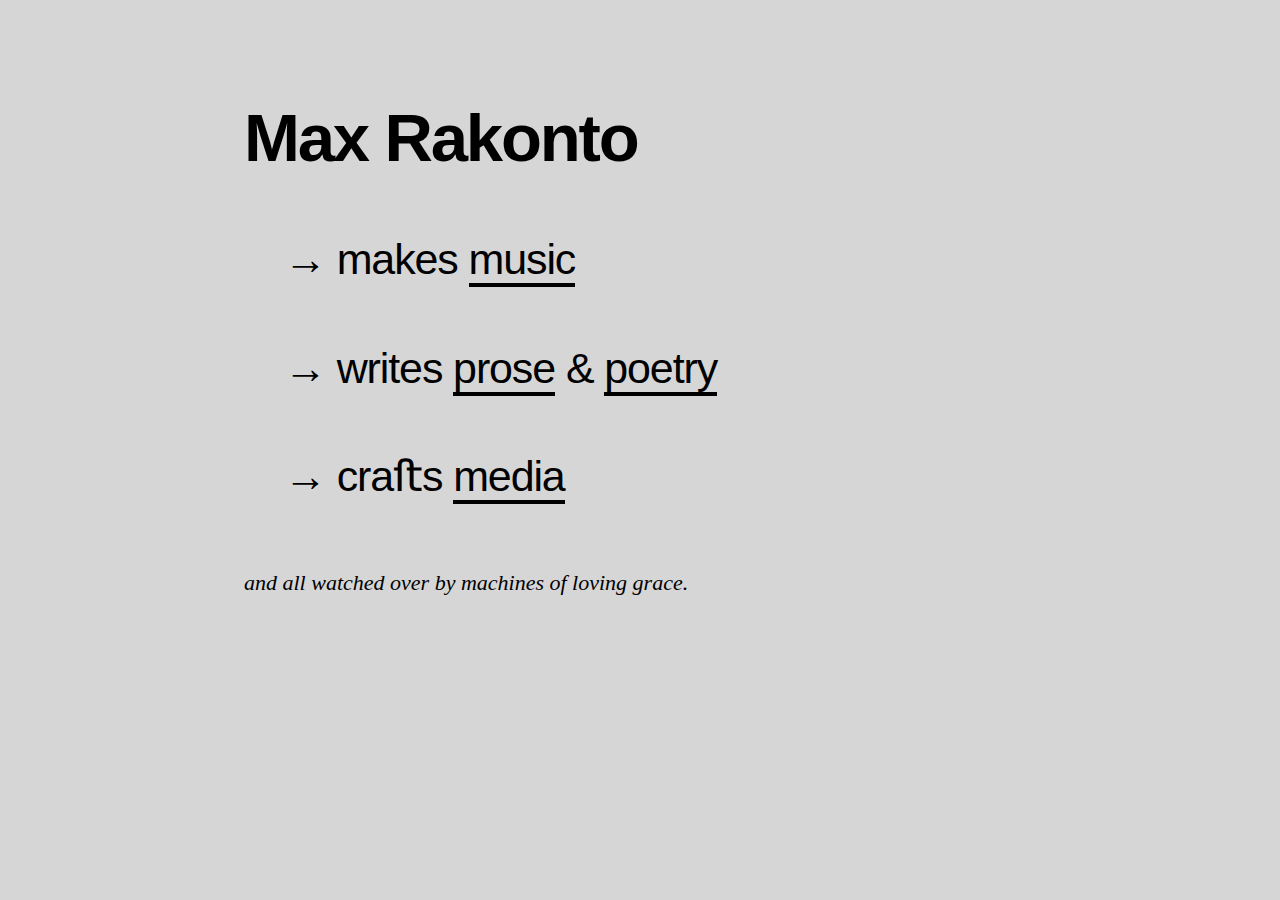
<file: index.html>
<html>
<head>
<meta charset=utf-8>
<meta name=viewport content="width=device-width">
<title>Max Rakonto</title>
<meta name=title content="Max Rakonto. Music. Writing. Media">
<meta name=description content="Max Rakonto is an electronic music producer and writer based in Kyiv, Ukraine.">
<meta property=og:type content=website>
<meta property=og:url content=https://rakon.to>
<meta property=og:title content="Max Rakonto. Music. Writing. Media">
<meta property=og:description content="Max Rakonto is an electronic music producer and writer based in Kyiv, Ukraine.">
<meta property=og:image content=/images/rakonto-index.webp>
<meta property=twitter:card content=summary_large_image>
<meta property=twitter:url content=https://rakon.to>
<meta property=twitter:title content="Max Rakonto. Music. Writing. Media">
<meta property=twitter:description content="Max Rakonto is an electronic music producer and writer based in Kyiv, Ukraine.">
<meta property=twitter:image content=/images/rakonto-index.webp>
<link rel=stylesheet href=css/style.css>
<link rel=apple-touch-icon sizes=180x180 href=css/apple-touch-icon.png>
<link rel=icon type=image/png sizes=32x32 href=css/favicon-32x32.png>
<link rel=icon type=image/png sizes=16x16 href=css/favicon-16x16.png>
<link rel=manifest href=css/site.webmanifest>
</head>
<body>
<h1>Max Rakonto</h1>
<ul style=list-style:none>
<li><h3 style=font-weight:400;letter-spacing:-.05rem>&rarr; makes <a href=/music>music</a>
</h3></li>
<li><h3 style=font-weight:400;letter-spacing:-.05rem>&rarr; writes <a href=/prose>prose</a> &amp;&nbsp;<a href=/poetry>poetry</a>
</h3></li>
<li><h3 style=font-weight:400;letter-spacing:-.05rem>&rarr; craﬅs <a href=/media>media</a>
</h3></li></ul>
<p style=margin-top:3em>
<i>and all watched over by&nbsp;machines of&nbsp;loving grace.</i>
</p>
</body>
</html>
</file>
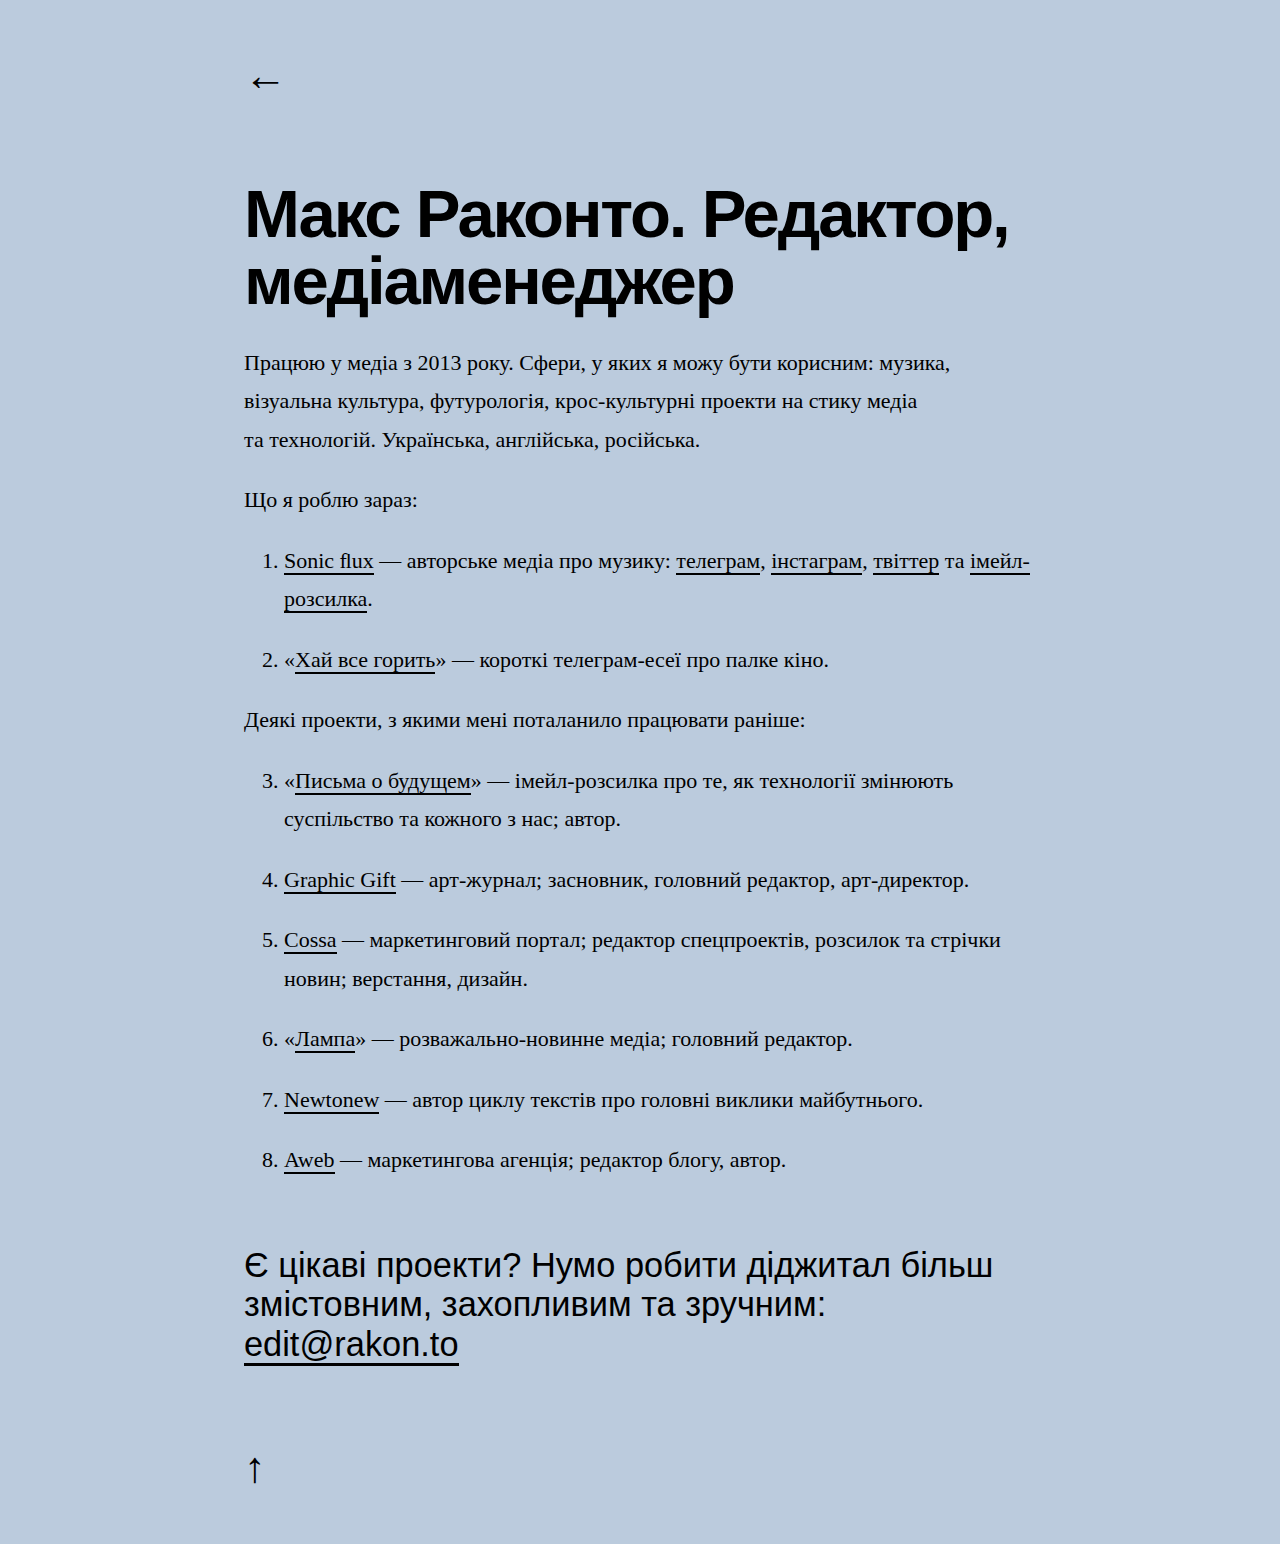
<file: media.html>
<html>
<head>
<meta charset=utf-8>
<meta name=viewport content="width=device-width">
<title>Макс Раконто. Редактор, медіаменеджер</title>
<meta name=title content="Макс Раконто. Редактор, медіаменеджер">
<meta name=description content="Розвиваю нішеві медіа. Роблю діджитал більш змістовним, захопливим та зручним.">
<meta property=og:type content=website>
<meta property=og:url content=https://rakon.to/media>
<meta property=og:title content="Макс Раконто. Редактор, медіаменеджер">
<meta property=og:description content="Розвиваю нішеві медіа. Роблю діджитал більш змістовним, захопливим та зручним.">
<meta property=og:image content=/images/rakonto-media.webp>
<meta property=twitter:card content=summary_large_image>
<meta property=twitter:url content=https://rakon.to/media>
<meta property=twitter:title content="Макс Раконто. Редактор, медіаменеджер">
<meta property=twitter:description content="Розвиваю нішеві медіа. Роблю діджитал більш змістовним, захопливим та зручним.">
<meta property=twitter:image content=/images/rakonto-media.webp>
<link rel=stylesheet href=css/style.css>
<link rel=apple-touch-icon sizes=180x180 href=css/apple-touch-icon.png>
<link rel=icon type=image/png sizes=32x32 href=css/favicon-32x32.png>
<link rel=icon type=image/png sizes=16x16 href=css/favicon-16x16.png>
<link rel=manifest href=css/site.webmanifest>
</head>
<body class=media>
<div>
<a class=nav title=START alt=START href=/ >&larr;</a>
</div>
<h1>Макс Раконто. Редактор, медіа&shy;менеджер</h1>
<p>Працюю у&nbsp;медіа з&nbsp;2013&nbsp;року. Сфери, у&nbsp;яких я&nbsp;можу бути корисним: музика, візуальна культура, футурологія, крос-культурні проекти на&nbsp;стику медіа та&nbsp;технологій. Українська, англійська, російська.</p>
<p>Що&nbsp;я&nbsp;роблю зараз:</p>
<ol>
<li>
<p>
<a href=/music#sonicflux>Sonic ﬂux</a>&nbsp;&mdash; авторське медіа про музику: <a href=https://t.me/sonic_flux target=_blank>телеграм</a>, <a href=https://www.instagram.com/sonic_flux/ target=_blank>інстаграм</a>, <a href=https://twitter.com/sonic_flux target=_blank>твіттер</a> та&nbsp;<a href=https://sonicflux.substack.com/welcome target=_blank>імейл-розсилка</a>.
</p>
</li>
<li>
<p>
&laquo;<a target=_blank href=https://t.me/letitburnua>Хай все горить</a>&raquo;&nbsp;&mdash; короткі телеграм-есеї про палке кіно.</p>
</li>
</ol>
<p>Деякі проекти, з&nbsp;якими мені поталанило працювати раніше:</p>
<ol start=3>
<li>
<p>&laquo;<a href=https://web.archive.org/web/20161123092614/https://letters.futurumag.net/ target=_blank rel="nofollow noopener">Письма о&nbsp;будущем</a>&raquo;&nbsp;&mdash; імейл-розсилка про&nbsp;те, як&nbsp;технології змінюють суспільство та&nbsp;кожного з&nbsp;нас; автор. </p>
</li>
<li>
<p>
<a href=https://web.archive.org/web/20151001000000*/http://graphic.gift/ target=_blank target=_blank rel="nofollow noopener">Graphic Gift</a>&nbsp;&mdash; арт-журнал; засновник, головний редактор, арт-директор.
</p>
</li>
<li>
<p>
<a href=https://web.archive.org/web/20220221101743/https://www.cossa.ru/ target=_blank rel="nofollow noopener">Cossa</a>&nbsp;&mdash; маркетинговий портал; редактор спецпроектів, розсилок та&nbsp;стрічки новин; верстання, дизайн.
</p>
</li>
<li>
<p>&laquo;<a href=https://web.archive.org/web/20150822081229/http://lampa.today/ target=_blank target=_blank rel="nofollow noopener">Лампа</a>&raquo;&nbsp;&mdash; розважально-новинне медіа; головний редактор. </p>
</li>
<li>
<p>
<a href=https://web.archive.org/web/20220529045133/https://newtonew.com/columns/pisma-o-budushchem target=_blank rel="nofollow noopener">Newtonew</a>&nbsp;&mdash; автор циклу текстів про головні виклики майбутнього.
</p>
</li>
<li>
<p>
<a href=https://web.archive.org/web/20220409124734/https://aweb.ua/books/text-content-marketing-for-business target=_blank rel="nofollow noopener">Aweb</a>&nbsp;&mdash; маркетингова агенція; редактор блогу, автор.
</p>
</li>
</ol>
<h4>Є&nbsp;цікаві проекти? Нумо робити діджитал більш змістовним, захопливим та&nbsp;зручним: <a href=mailto:edit@rakon.to target=_blank target=_blank>edit@rakon.to</a>
</h4>
<div style=margin-top:3em>
<a class=nav title="SCROLL TO TOP" alt="SCROLL TO TOP" href=#>&uarr;</a>
</div>
</body>
</html>
</file>
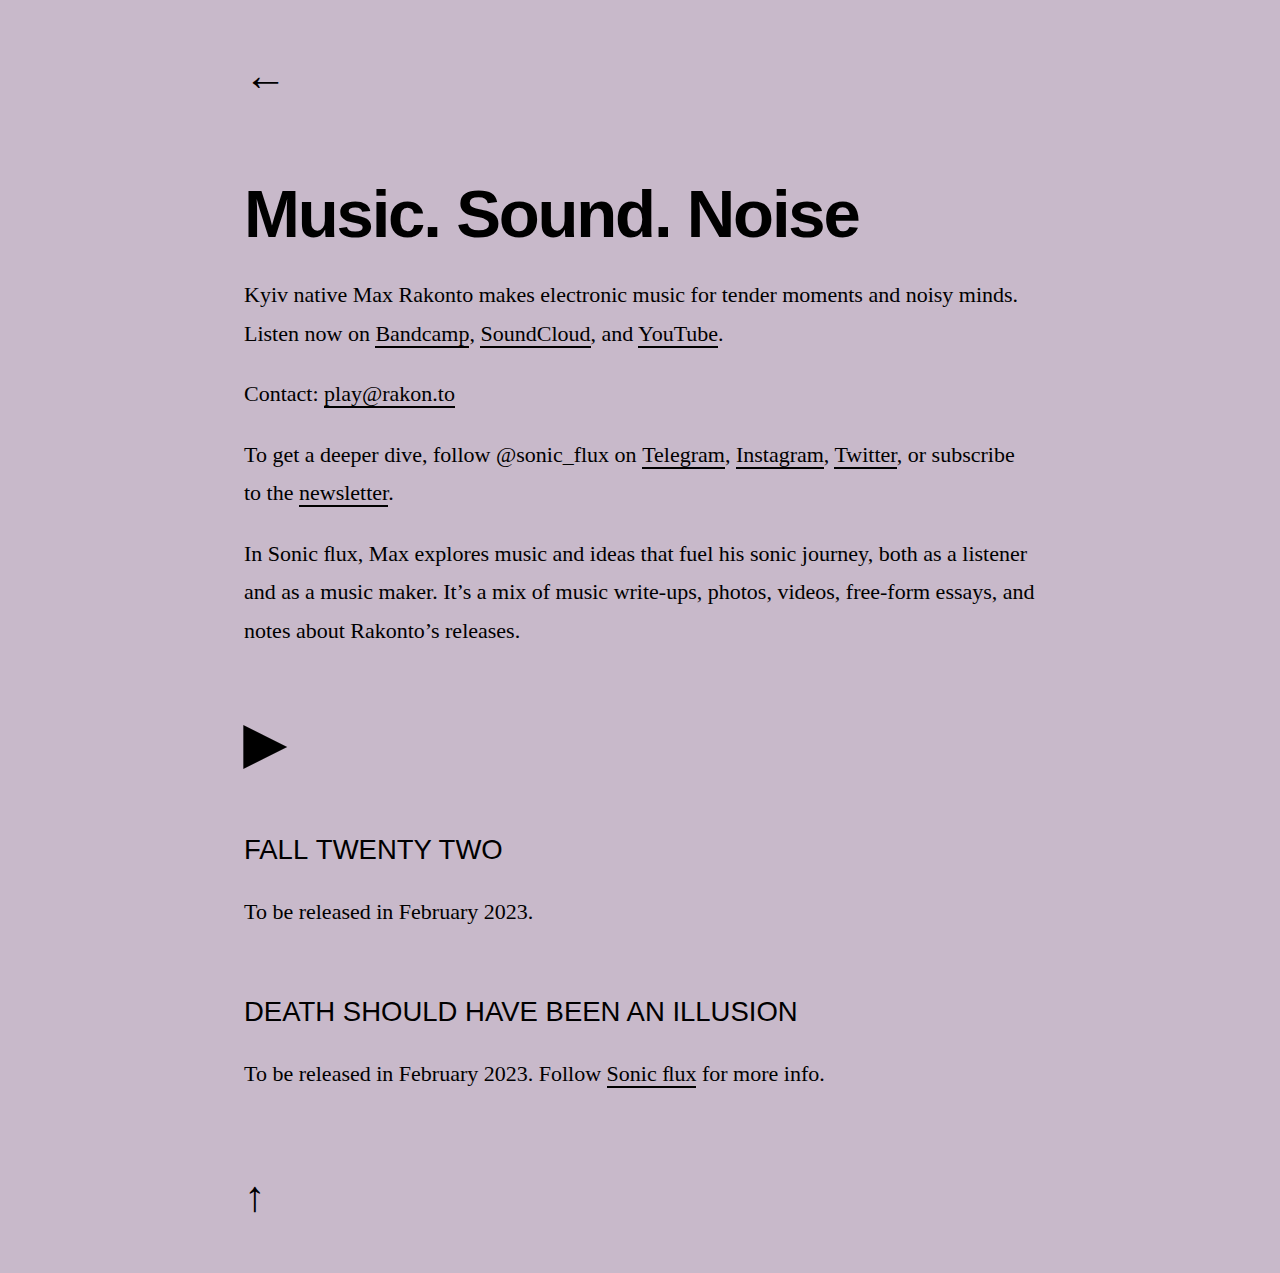
<file: music.html>
<html>
<head>
<meta charset=utf-8>
<meta name=viewport content="width=device-width">
<title>Max Rakonto. Electronic music maker from Kyiv, UA. Join the sonic trip</title>
<meta name=title content="Max Rakonto. Electronic music maker from Kyiv, UA. Join the sonic trip">
<meta name=description content="Max Rakonto makes intricate pieces with layered sound and experimental sparks.">
<meta property=og:type content=website>
<meta property=og:url content=https://rakon.to/music>
<meta property=og:title content="Max Rakonto. Electronic music maker from Kyiv, UA. Join the sonic trip">
<meta property=og:description content="Max Rakonto makes intricate pieces with layered sound and experimental sparks.">
<meta property=og:image content=/images/rakonto-music.webp>
<meta property=twitter:card content=summary_large_image>
<meta property=twitter:url content=https://rakon.to/music>
<meta property=twitter:title content="Max Rakonto. Electronic music maker from Kyiv, UA. Join the sonic trip">
<meta property=twitter:description content="Max Rakonto makes intricate pieces with layered sound and experimental sparks.">
<meta property=twitter:image content=/images/rakonto-music.webp>
<link rel=stylesheet href=css/style.css>
<link rel=apple-touch-icon sizes=180x180 href=css/apple-touch-icon.png>
<link rel=icon type=image/png sizes=32x32 href=css/favicon-32x32.png>
<link rel=icon type=image/png sizes=16x16 href=css/favicon-16x16.png>
<link rel=manifest href=css/site.webmanifest>
</head>
<body class=music>
<div><a class=nav title=START alt=START href=/ >&larr;</a></div>
<h1>Music. Sound. Noise</h1>
<p>Kyiv native Max Rakonto makes electronic music for tender moments and noisy minds. Listen now on&nbsp;<a href=https://rakontom.bandcamp.com/ target=_blank>Bandcamp</a>, <a href=https://soundcloud.com/rakontom target=_blank>SoundCloud</a>, and <a href=https://www.youtube.com/@rakontom target=_blank>YouTube</a>.</p>
<p>Contact: <a target=_blank href=mailto:play@rakon.to>play@rakon.to</a>
</p>
<p id=sonicflux>To&nbsp;get a&nbsp;deeper dive, follow @sonic_flux on&nbsp;<a href=https://t.me/sonic_flux target=_blank>Telegram</a>, <a href=https://www.instagram.com/sonic_flux target=_blank>Instagram</a>, <a href=https://twitter.com/sonic_flux target=_blank>Twitter</a>, or&nbsp;subscribe to&nbsp;the <a href=https://sonicflux.substack.com/subscribe target=_blank>newsletter</a>.</p>
<p>In&nbsp;Sonic ﬂux, Max explores music and ideas that fuel his sonic journey, both as&nbsp;a&nbsp;listener and as&nbsp;a&nbsp;music maker. It&rsquo;s a&nbsp;mix of&nbsp;music write-ups, photos, videos, free-form essays, and notes about Rakonto&rsquo;s releases.</p> <h2 id=playlist>▶</h2>
<h5> FALL&nbsp;TWENTY TWO </h5>
<p>To&nbsp;be&nbsp;released in&nbsp;February 2023.</p>
<h5> DEATH SHOULD&nbsp;HAVE BEEN AN&nbsp;ILLUSION </h5>
<p>To&nbsp;be&nbsp;released in&nbsp;February 2023. Follow <a href=#sonicflux>Sonic ﬂux</a> for more info.</p>
<div style=margin-top:3em><a class=nav title="SCROLL TO TOP" alt="SCROLL TO TOP" href=#>&uarr;</a></div></body></html>
</file>
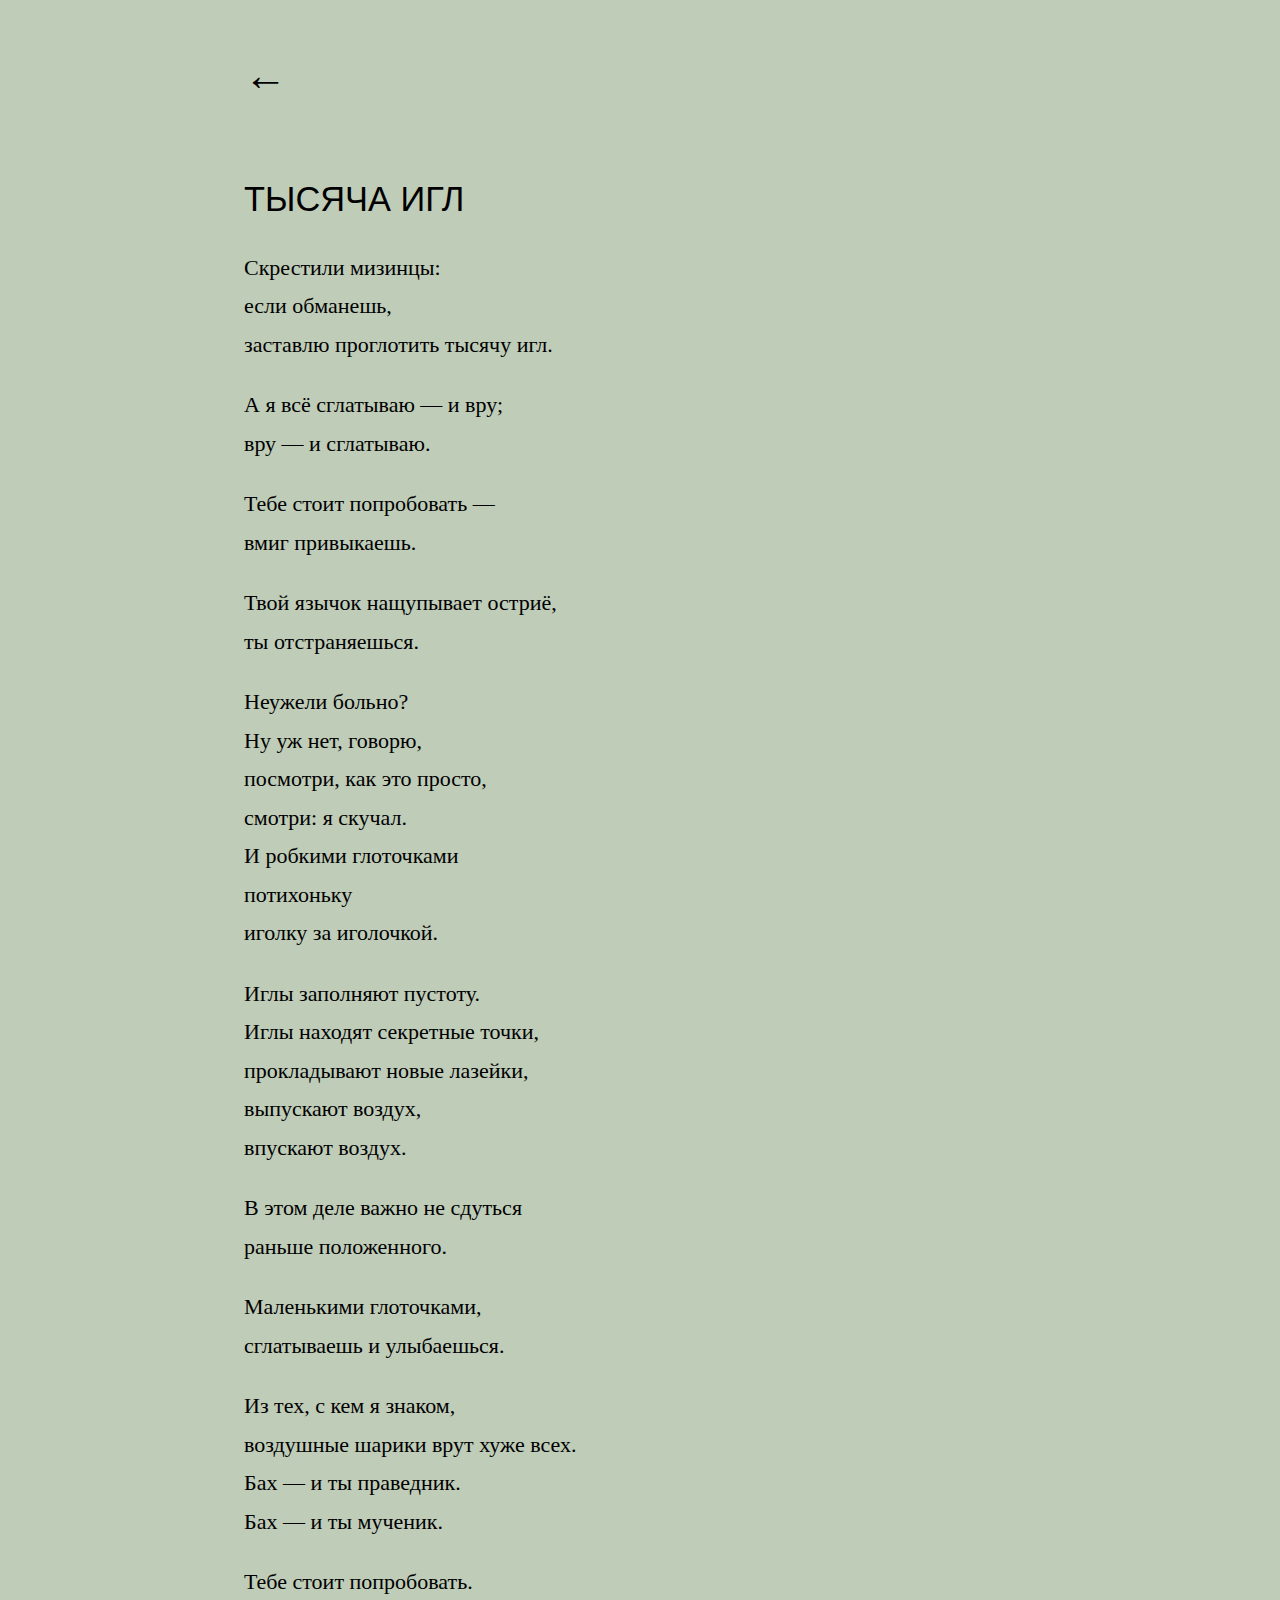
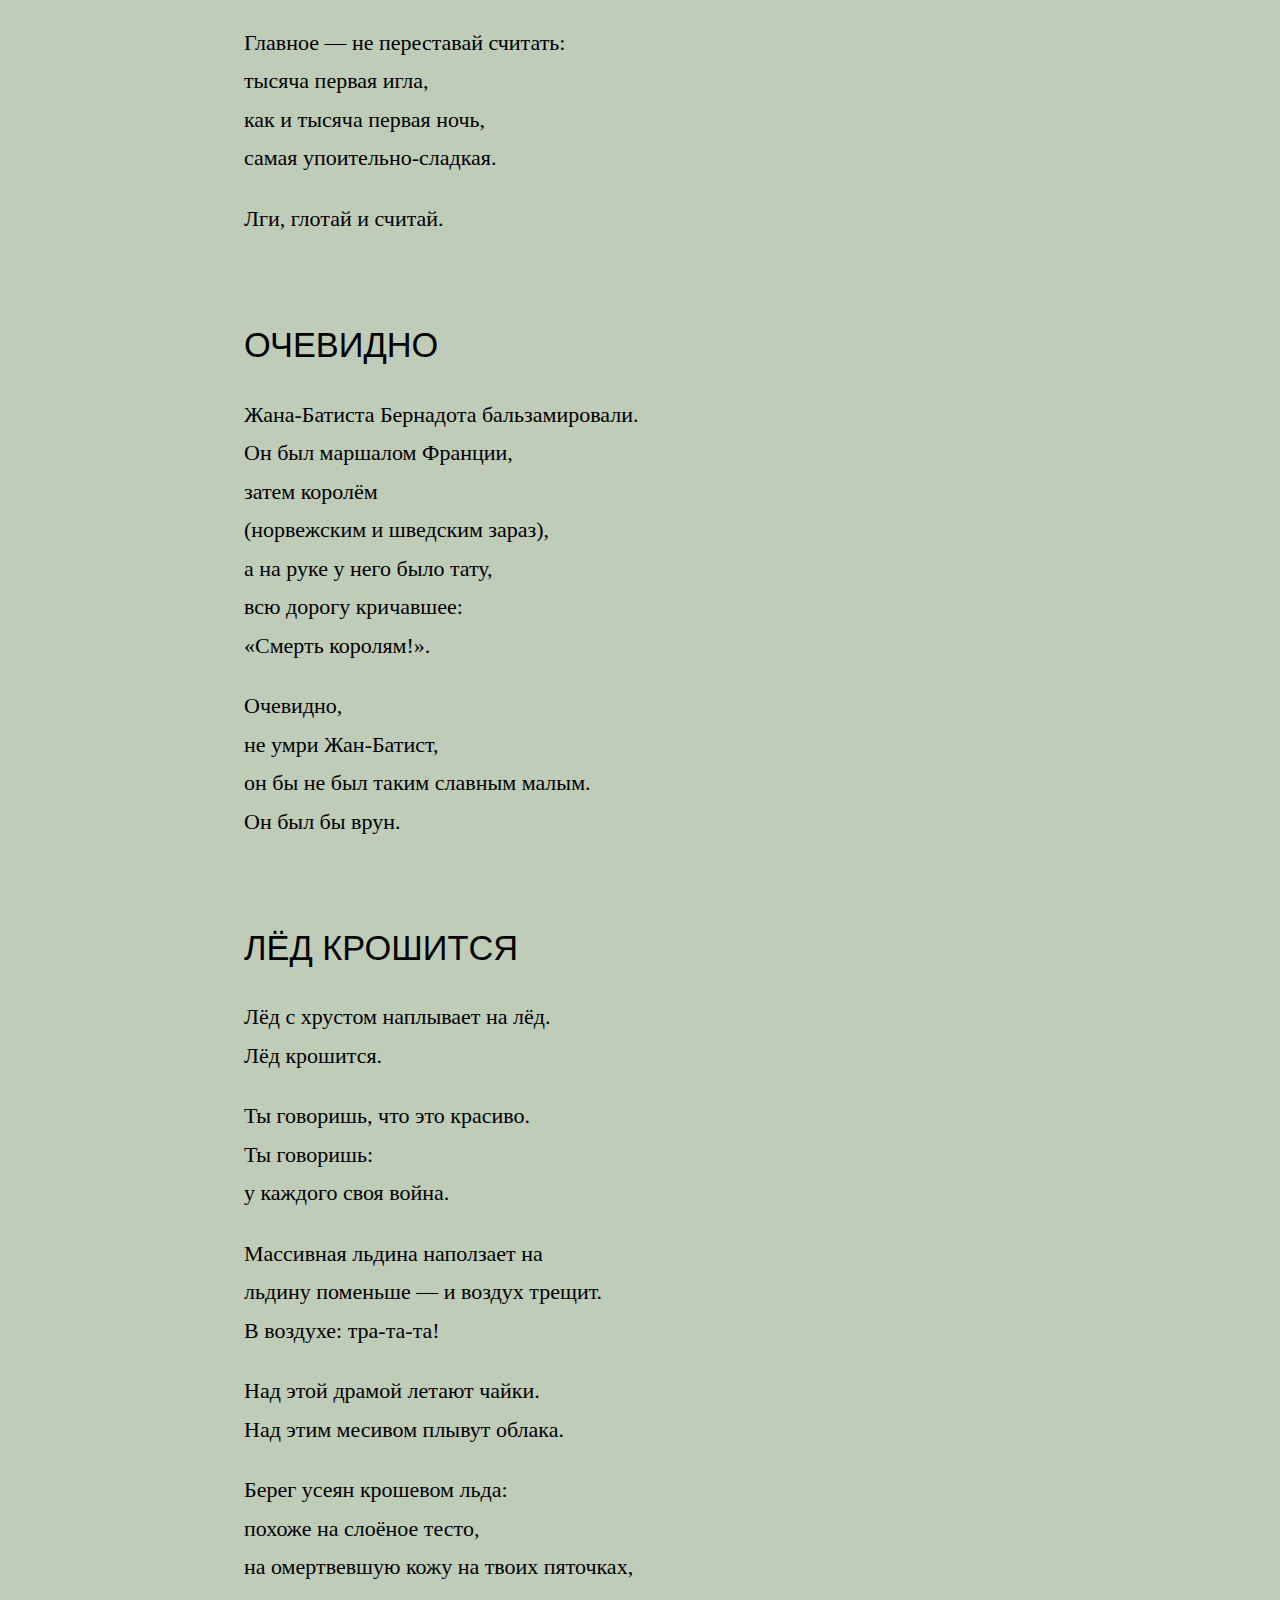
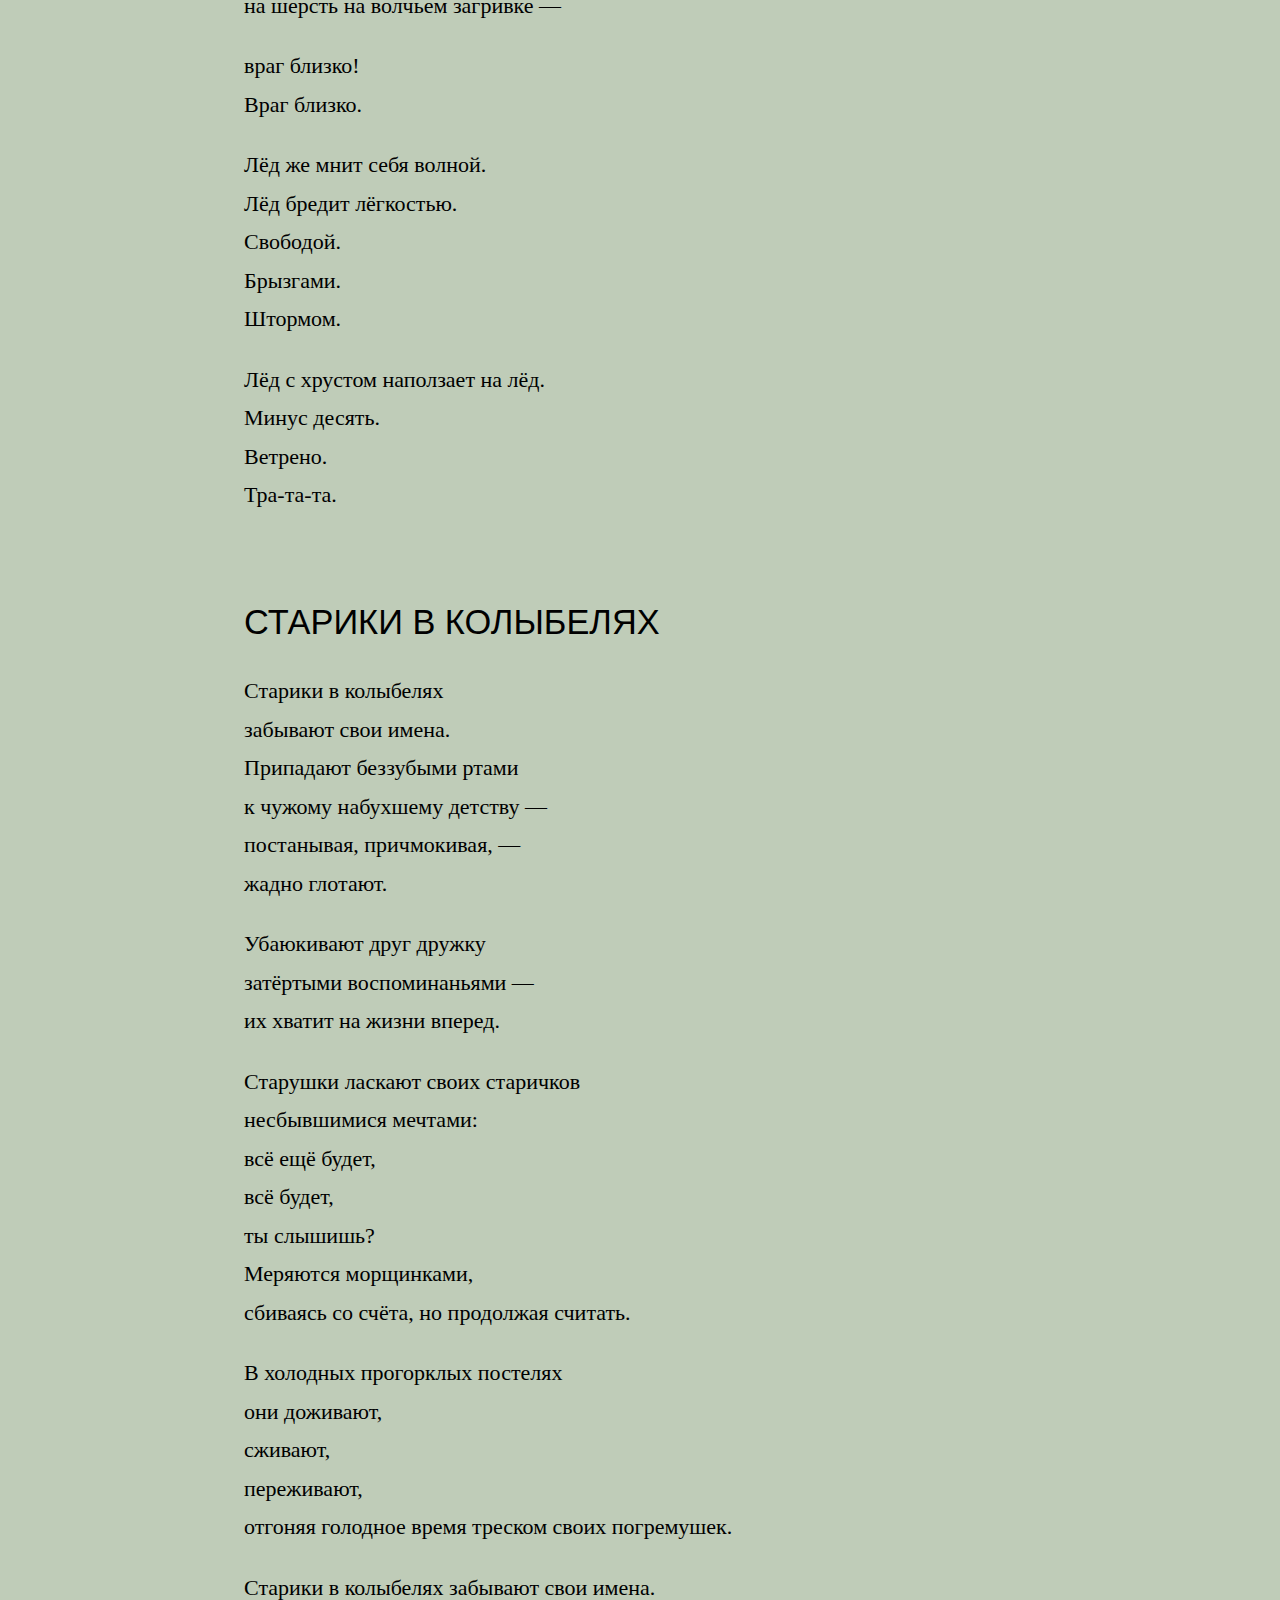
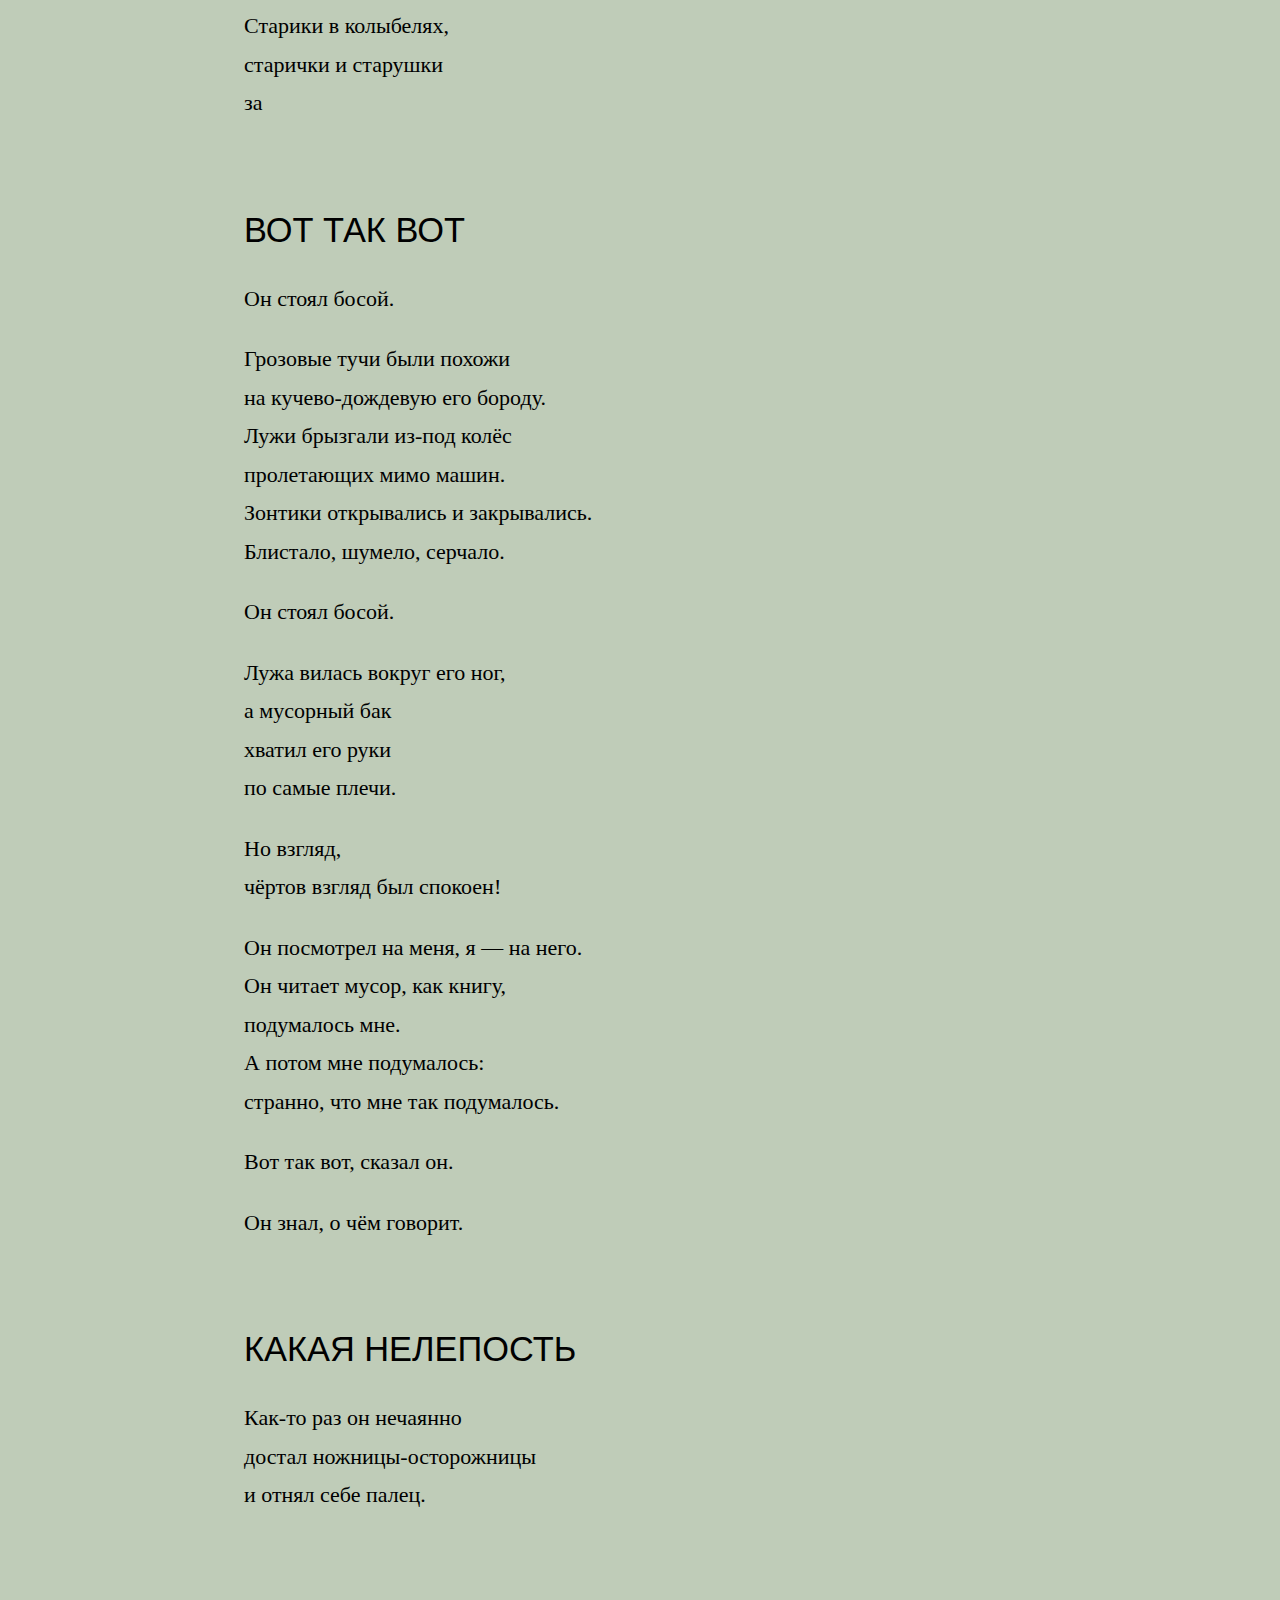
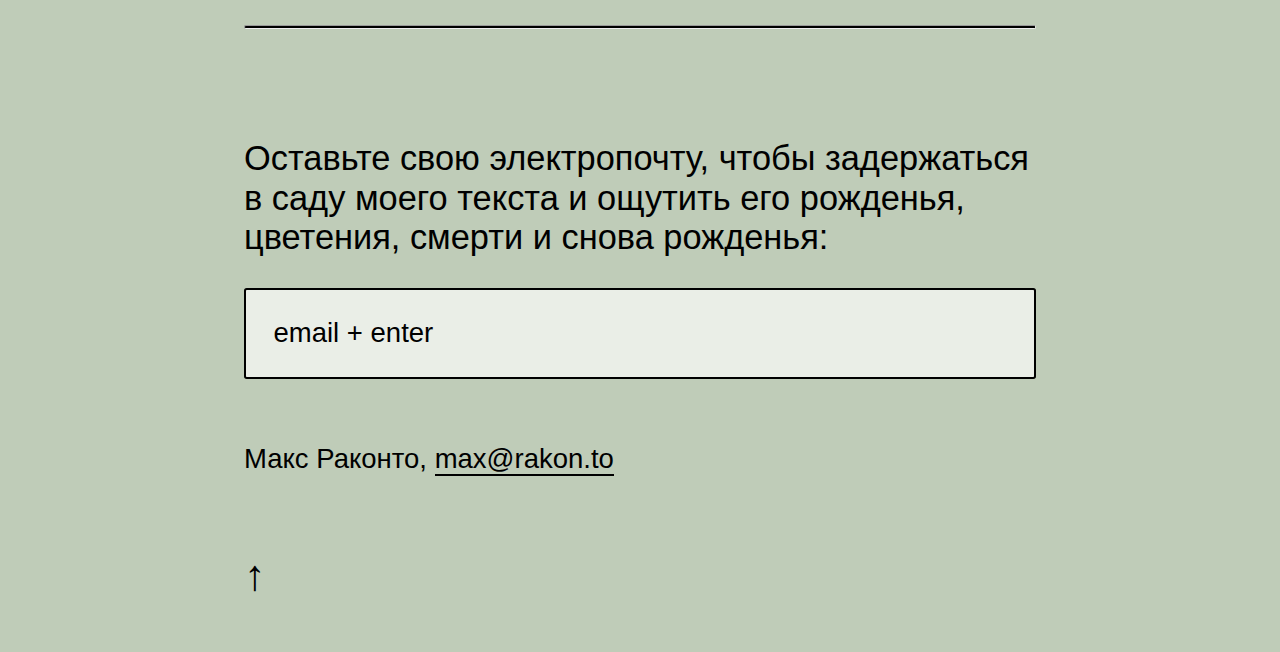
<file: poetry.html>
<html><head>
<meta charset=utf-8>
<meta name=viewport content="width=device-width">
<title>Макс Раконто. Стихи</title>
<meta name=title content="Макс Раконто. Стихи">
<meta name=description content="Вот так вот, сказал он. Он знал, о чём говорит.">
<meta property=og:type content=website>
<meta property=og:url content=https://rakon.to/poetry>
<meta property=og:title content="Макс Раконто. Стихи">
<meta property=og:description content="Вот так вот, сказал он. Он знал, о чём говорит.">
<meta property=og:image content=/images/rakonto-poetry.webp>
<meta property=twitter:card content=summary_large_image>
<meta property=twitter:url content=https://rakon.to/poetry>
<meta property=twitter:title content="Макс Раконто. Стихи">
<meta property=twitter:description content="Вот так вот, сказал он. Он знал, о чём говорит.">
<meta property=twitter:image content=/images/rakonto-poetry.webp>
<link rel=stylesheet href=css/style.css>
<link rel=apple-touch-icon sizes=180x180 href=css/apple-touch-icon.png>
<link rel=icon type=image/png sizes=32x32 href=css/favicon-32x32.png>
<link rel=icon type=image/png sizes=16x16 href=css/favicon-16x16.png>
<link rel=manifest href=css/site.webmanifest>
</head>
<body class=prose>
<div>
<a class=nav title=START alt=START href=/ >&larr;</a>
</div>
<h4 id=needle>ТЫСЯЧА ИГЛ</h4>
<p>Скрестили мизинцы:<br>
если обманешь,<br>
заставлю проглотить тысячу игл.
</p>
<p>А&nbsp;я&nbsp;всё сглатываю&nbsp;&mdash; и&nbsp;вру;<br>
вру&nbsp;&mdash; и&nbsp;сглатываю.
</p>
<p>Тебе стоит попробовать &mdash;<br>
вмиг привыкаешь.
</p>
<p>Твой язычок нащупывает остриё,<br>
ты&nbsp;отстраняешься.
</p>
<p>Неужели больно?<br>
Ну&nbsp;уж&nbsp;нет, говорю,<br>
посмотри, как это просто,<br>
смотри: я&nbsp;скучал.<br>
И&nbsp;робкими глоточками<br>
потихоньку<br>
иголку за&nbsp;иголочкой.
</p>
<p>Иглы заполняют пустоту.<br>
Иглы находят секретные точки,<br>
прокладывают новые лазейки,<br>
выпускают воздух,<br>
впускают воздух.
</p>
<p>В&nbsp;этом деле важно не&nbsp;сдуться<br>
раньше положенного.
</p>
<p>Маленькими глоточками,<br>
сглатываешь и&nbsp;улыбаешься.
</p>
<p>Из&nbsp;тех, с&nbsp;кем я&nbsp;знаком,<br>
воздушные шарики врут хуже всех.<br>
Бах&nbsp;&mdash; и&nbsp;ты&nbsp;праведник.<br>
Бах&nbsp;&mdash; и&nbsp;ты&nbsp;мученик.
</p>
<p>Тебе стоит попробовать.
</p>
<p>Главное&nbsp;&mdash; не&nbsp;переставай считать:<br>
тысяча первая игла,<br>
как и&nbsp;тысяча первая ночь,<br>
самая упоительно-сладкая.
</p>
<p>Лги, глотай и&nbsp;считай.</p>
<h4 style=padding-top:1rem id=obviously>ОЧЕВИДНО</h4>
<p>Жана-Батиста Бернадота бальзамировали.<br>
Он&nbsp;был маршалом Франции,<br>
затем королём<br>
(норвежским и&nbsp;шведским зараз),<br>
а&nbsp;на&nbsp;руке у&nbsp;него было тату,<br>
всю дорогу кричавшее:<br>
&laquo;Смерть королям!&raquo;.
</p>
<p>Очевидно,<br>
не&nbsp;умри Жан-Батист,<br>
он&nbsp;бы не&nbsp;был таким славным малым.<br>
Он&nbsp;был&nbsp;бы врун.
</p>
<h4 style=padding-top:1rem id=ice>ЛЁД КРОШИТСЯ</h4>
<p>Лёд с&nbsp;хрустом наплывает на&nbsp;лёд.<br>
Лёд крошится.
</p>
<p>Ты&nbsp;говоришь, что это красиво.<br>
Ты&nbsp;говоришь:<br>
у&nbsp;каждого своя война.
</p>
<p>Массивная льдина наползает на<br>
льдину поменьше&nbsp;&mdash; и&nbsp;воздух трещит.<br>
В&nbsp;воздухе: тра-та-та!
</p>
<p>Над этой драмой летают чайки.<br>
Над этим месивом плывут облака.
</p>
<p>Берег усеян крошевом льда:<br>похоже на&nbsp;слоёное тесто,<br>
на&nbsp;омертвевшую кожу на&nbsp;твоих пяточках,<br>
на&nbsp;шерсть на&nbsp;волчьем загривке &mdash;
</p>
<p>враг близко!<br>
Враг близко.
</p>
<p>Лёд&nbsp;же мнит себя волной.<br>
Лёд бредит лёгкостью.<br>
Свободой.<br>
Брызгами.<br>
Штормом.
</p>
<p>Лёд с&nbsp;хрустом наползает на&nbsp;лёд.<br>
Минус десять.<br>
Ветрено.<br>
Тра-та-та.
</p>
<h4 style=padding-top:1rem id=old>СТАРИКИ В&nbsp;КОЛЫБЕЛЯХ</h4>
<p>Старики в&nbsp;колыбелях<br>
забывают свои имена.<br>
Припадают беззубыми ртами<br>
к&nbsp;чужому набухшему детству &mdash;<br>
постанывая, причмокивая, &mdash;<br>
жадно глотают.
</p>
<p>Убаюкивают друг дружку<br>
затёртыми воспоминаньями &mdash;<br>
их&nbsp;хватит на&nbsp;жизни вперед.
</p>
<p>Старушки ласкают своих старичков<br>
несбывшимися мечтами:<br>
всё ещё будет,<br>
всё будет,<br>
ты&nbsp;слышишь?<br>
Меряются морщинками,<br>
сбиваясь со&nbsp;счёта, но&nbsp;продолжая считать.
</p>
<p>В&nbsp;холодных прогорклых постелях<br>
они доживают,<br>
сживают,<br>
переживают,<br>
отгоняя голодное время треском своих погремушек.
</p>
<p>Старики в&nbsp;колыбелях забывают свои имена.<br>
Старики в&nbsp;колыбелях,<br>
старички и&nbsp;старушки<br>
за
</p>
<h4 style=padding-top:1rem id=barefoot>ВОТ ТАК ВОТ</h4>
<p>Он&nbsp;стоял босой.</p>
<p>Грозовые тучи были похожи<br>
на&nbsp;кучево-дождевую его бороду.<br>
Лужи брызгали из-под колёс<br>
пролетающих мимо машин.<br>
Зонтики открывались и&nbsp;закрывались.<br>
Блистало, шумело, серчало.
</p>
<p>Он&nbsp;стоял босой.</p>
<p>Лужа вилась вокруг его ног,<br>
а&nbsp;мусорный бак<br>
хватил его руки<br>
по&nbsp;самые плечи.
</p>
<p>Но&nbsp;взгляд,<br>
чёртов взгляд был спокоен!
</p>
<p>Он&nbsp;посмотрел на&nbsp;меня, я&nbsp;&mdash; на&nbsp;него.<br>
Он&nbsp;читает мусор, как книгу,<br>
подумалось мне.<br>
А&nbsp;потом мне подумалось:<br>
странно, что мне так подумалось.
</p>
<p>Вот так вот, сказал&nbsp;он.</p>
<p>Он&nbsp;знал, о&nbsp;чём говорит.</p>
<h4 style=padding-top:1rem id=wtf>КАКАЯ НЕЛЕПОСТЬ</h4>
<p>Как-то раз он&nbsp;нечаянно<br>
достал ножницы-осторожницы<br>
и&nbsp;отнял себе палец.
</p>
<hr>
<h4>Оставьте свою электропочту, чтобы задержаться в&nbsp;саду моего текста и&nbsp;ощутить его рожденья, цветения, смерти и&nbsp;снова рожденья:</h4>
<form action="https://login.sendpulse.com/forms/simple/u/eyJ1c2VyX2lkIjo4MTcyODkyLCJhZGRyZXNzX2Jvb2tfaWQiOjM4MzU5LCJsYW5nIjoicnUifQ==" method=post>
<input type=email style="width:100%;padding:1em;background:#eaeee7;font-size:1.25rem;border:.1em #000 solid;border-radius:.1em" value="email + enter" required name=email>
<input type=hidden name=sender value=cef23399-9e8a-4822-9b1c-87296ce24256>
</form>
<h5>Макс Раконто, <a href=mailto:max@rakon.to>max@rakon.to</a></h5>
<div style=margin-top:3em>
<a class=nav title="SCROLL TO TOP" alt="SCROLL TO TOP" href=#>&uarr;</a>
</div>
</body></html>
</file>
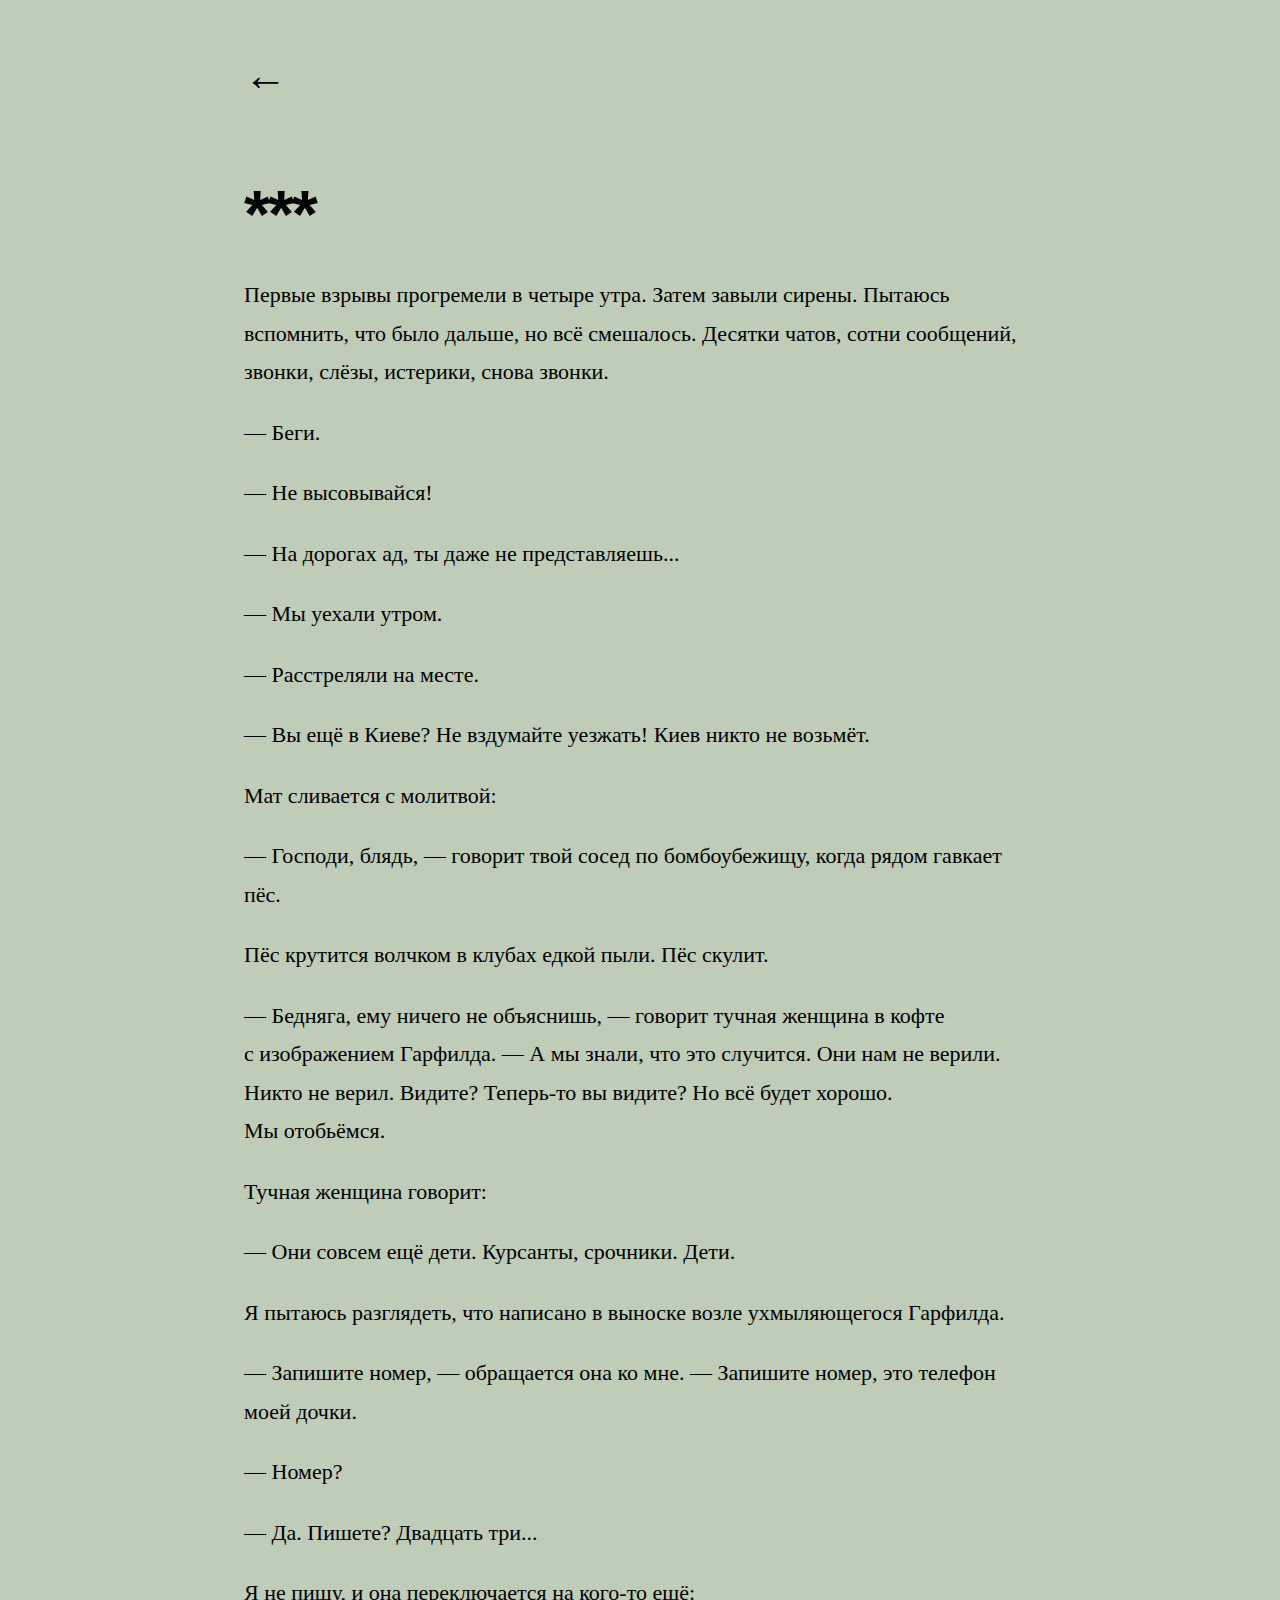
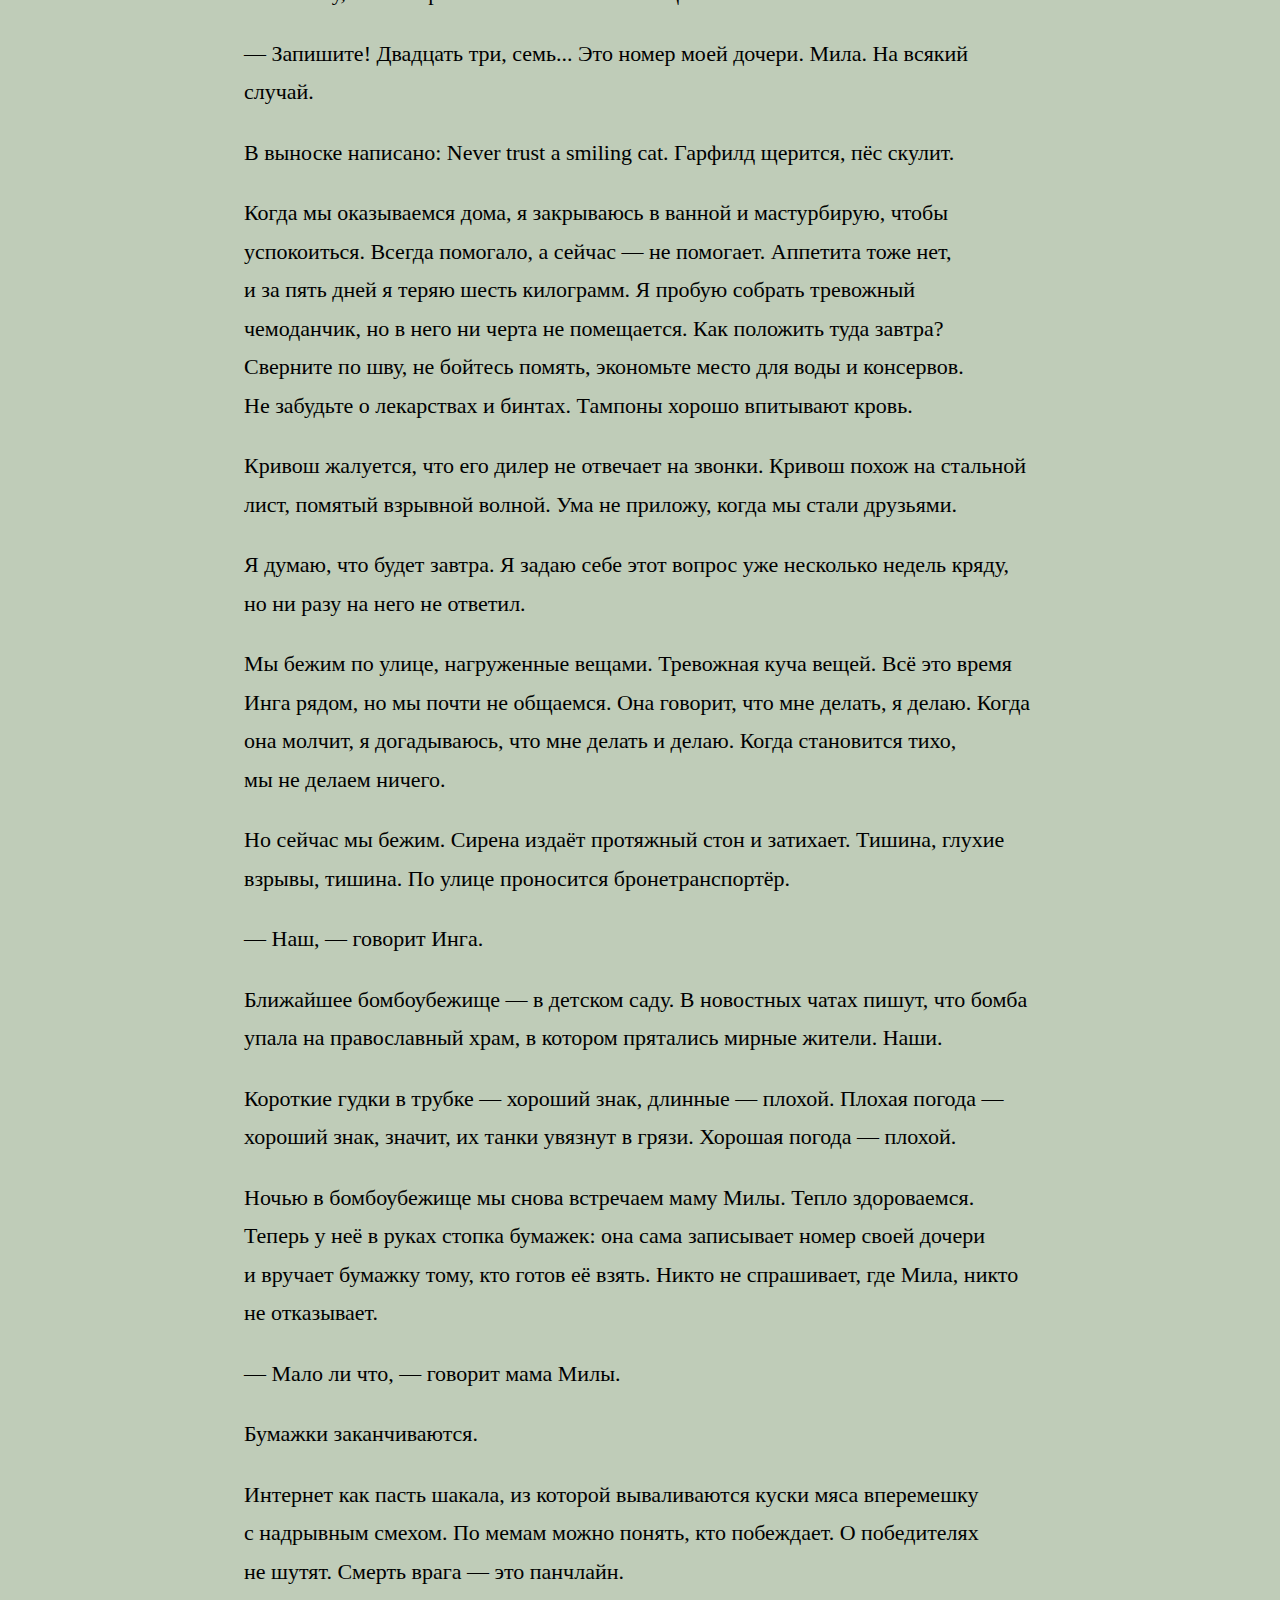
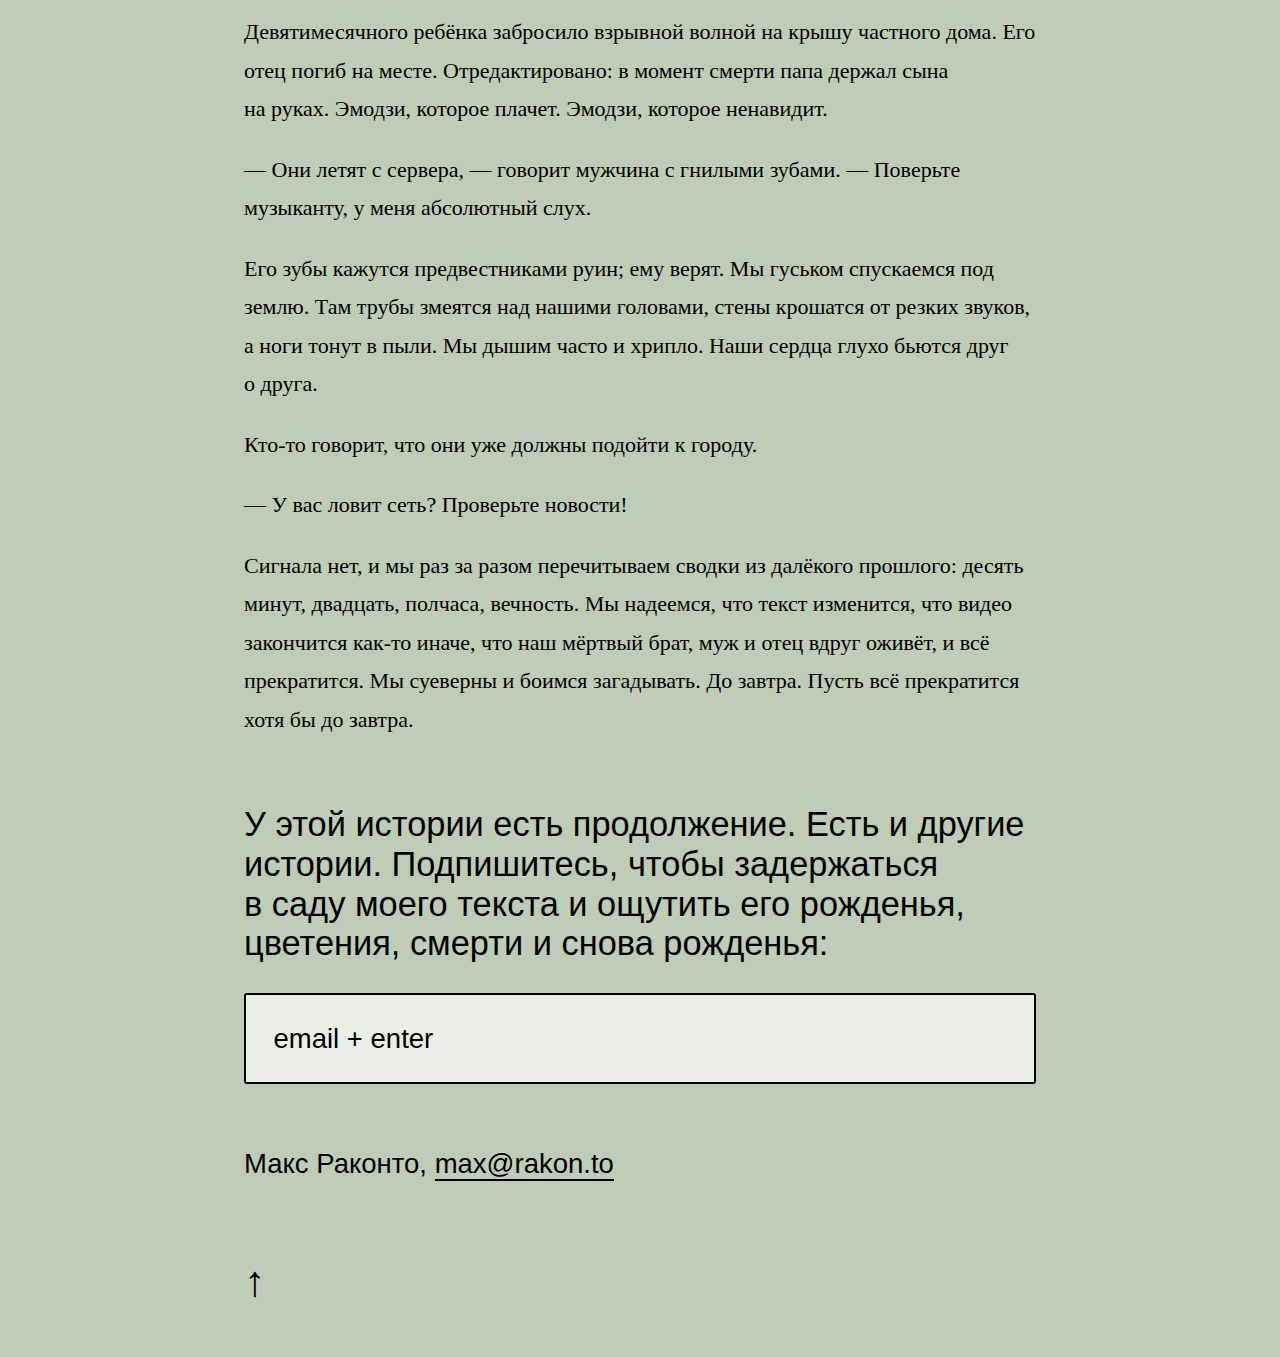
<file: prose.html>
<html><head>
<meta charset=utf-8>
<meta name=viewport content="width=device-width">
<title>Макс Раконто. Проза</title>
<meta name=title content="Макс Раконто. Проза">
<meta name=description content="Книга в 2023 году. Подпишитесь, чтобы ничего не пропустить.">
<meta property=og:type content=website>
<meta property=og:url content=https://rakon.to/media>
<meta property=og:title content="Макс Раконто. Проза">
<meta property=og:description content="Книга в 2023 году. Подпишитесь, чтобы ничего не пропустить.">
<meta property=og:image content=/images/rakonto-prose.webp>
<meta property=twitter:card content=summary_large_image>
<meta property=twitter:url content=https://rakon.to/media>
<meta property=twitter:title content="Макс Раконто. Проза">
<meta property=twitter:description content="Книга в 2023 году. Подпишитесь, чтобы ничего не пропустить.">
<meta property=twitter:image content=/images/rakonto-prose.webp>
<link rel=stylesheet href=css/style.css>
<link rel=apple-touch-icon sizes=180x180 href=css/apple-touch-icon.png>
<link rel=icon type=image/png sizes=32x32 href=css/favicon-32x32.png>
<link rel=icon type=image/png sizes=16x16 href=css/favicon-16x16.png>
<link rel=manifest href=css/site.webmanifest>
</head>
<body class=prose>
<div>
<a class=nav title=START alt=START href=/ >&larr;</a>
</div>
<h1>***</h1>
<p>Первые взрывы прогремели в&nbsp;четыре утра. Затем завыли сирены. Пытаюсь вспомнить, что было дальше, но&nbsp;всё смешалось. Десятки чатов, сотни сообщений, звонки, слёзы, истерики, снова звонки.</p>
<p>&mdash;&nbsp;Беги.</p>
<p>&mdash;&nbsp;Не&nbsp;высовывайся!</p>
<p>&mdash;&nbsp;На&nbsp;дорогах&nbsp;ад, ты&nbsp;даже не&nbsp;представляешь...</p>
<p>&mdash;&nbsp;Мы&nbsp;уехали утром.</p>
<p>&mdash;&nbsp;Расстреляли на&nbsp;месте.</p>
<p>&mdash;&nbsp;Вы&nbsp;ещё в&nbsp;Киеве? Не&nbsp;вздумайте уезжать! Киев никто не&nbsp;возьмёт.</p>
<p>Мат сливается с&nbsp;молитвой:</p>
<p>&mdash;&nbsp;Господи, блядь,&nbsp;&mdash; говорит твой сосед по&nbsp;бомбоубежищу, когда рядом гавкает пёс.</p>
<p>Пёс крутится волчком в&nbsp;клубах едкой пыли. Пёс скулит.</p>
<p>&mdash;&nbsp;Бедняга, ему ничего не&nbsp;объяснишь,&nbsp;&mdash; говорит тучная женщина в&nbsp;кофте с&nbsp;изображением Гарфилда. &mdash;&nbsp;А&nbsp;мы&nbsp;знали, что это случится. Они нам не&nbsp;верили. Никто не&nbsp;верил. Видите? Теперь-то вы&nbsp;видите? Но&nbsp;всё будет хорошо. Мы&nbsp;отобьёмся.</p>
<p>Тучная женщина говорит:</p>
<p>&mdash;&nbsp;Они совсем ещё дети. Курсанты, срочники. Дети.</p>
<p>Я&nbsp;пытаюсь разглядеть, что написано в&nbsp;выноске возле ухмыляющегося Гарфилда.</p>
<p>&mdash;&nbsp;Запишите номер,&nbsp;&mdash; обращается она ко&nbsp;мне. &mdash;&nbsp;Запишите номер, это телефон моей дочки.</p>
<p>&mdash;&nbsp;Номер?</p>
<p>&mdash;&nbsp;Да. Пишете? Двадцать три...</p>
<p>Я&nbsp;не&nbsp;пишу, и&nbsp;она переключается на&nbsp;кого-то ещё:</p>
<p>&mdash;&nbsp;Запишите! Двадцать три, семь... Это номер моей дочери. Мила. На&nbsp;всякий случай.</p>
<p>В&nbsp;выноске написано: Never trust a&nbsp;smiling cat. Гарфилд щерится, пёс скулит.</p>
<p>Когда мы&nbsp;оказываемся дома, я&nbsp;закрываюсь в&nbsp;ванной и&nbsp;мастурбирую, чтобы успокоиться. Всегда помогало, а&nbsp;сейчас&nbsp;&mdash; не&nbsp;помогает. Аппетита тоже нет, и&nbsp;за&nbsp;пять дней я&nbsp;теряю шесть килограмм. Я&nbsp;пробую собрать тревожный чемоданчик, но&nbsp;в&nbsp;него ни&nbsp;черта не&nbsp;помещается. Как положить туда завтра? Сверните по&nbsp;шву, не&nbsp;бойтесь помять, экономьте место для воды и&nbsp;консервов. Не&nbsp;забудьте о&nbsp;лекарствах и&nbsp;бинтах. Тампоны хорошо впитывают кровь.</p>
<p>Кривош жалуется, что его дилер не&nbsp;отвечает на&nbsp;звонки. Кривош похож на&nbsp;стальной лист, помятый взрывной волной. Ума не&nbsp;приложу, когда мы&nbsp;стали друзьями.</p>
<p>Я&nbsp;думаю, что будет завтра. Я&nbsp;задаю себе этот вопрос уже несколько недель кряду, но&nbsp;ни&nbsp;разу на&nbsp;него не&nbsp;ответил.</p>
<p>Мы&nbsp;бежим по&nbsp;улице, нагруженные вещами. Тревожная куча вещей. Всё это время Инга рядом, но&nbsp;мы&nbsp;почти не&nbsp;общаемся. Она говорит, что мне делать, я&nbsp;делаю. Когда она молчит, я&nbsp;догадываюсь, что мне делать и&nbsp;делаю. Когда становится тихо, мы&nbsp;не&nbsp;делаем ничего.</p>
<p>Но&nbsp;сейчас мы&nbsp;бежим. Сирена издаёт протяжный стон и&nbsp;затихает. Тишина, глухие взрывы, тишина. По&nbsp;улице проносится бронетранспортёр.</p>
<p>&mdash;&nbsp;Наш,&nbsp;&mdash; говорит Инга.</p>
<p>Ближайшее бомбоубежище&nbsp;&mdash; в&nbsp;детском саду. В&nbsp;новостных чатах пишут, что бомба упала на&nbsp;православный храм, в&nbsp;котором прятались мирные жители. Наши.</p>
<p>Короткие гудки в&nbsp;трубке&nbsp;&mdash; хороший знак, длинные&nbsp;&mdash; плохой. Плохая погода&nbsp;&mdash; хороший знак, значит, их&nbsp;танки увязнут в&nbsp;грязи. Хорошая погода&nbsp;&mdash; плохой.</p>
<p>Ночью в&nbsp;бомбоубежище мы&nbsp;снова встречаем маму Милы. Тепло здороваемся. Теперь у&nbsp;неё в&nbsp;руках стопка бумажек: она сама записывает номер своей дочери и&nbsp;вручает бумажку тому, кто готов её&nbsp;взять. Никто не&nbsp;спрашивает, где Мила, никто не&nbsp;отказывает.</p>
<p>&mdash;&nbsp;Мало&nbsp;ли что,&nbsp;&mdash; говорит мама Милы.</p>
<p>Бумажки заканчиваются.</p>
<p>Интернет как пасть шакала, из&nbsp;которой вываливаются куски мяса вперемешку с&nbsp;надрывным смехом. По&nbsp;мемам можно понять, кто побеждает. О&nbsp;победителях не&nbsp;шутят. Смерть врага&nbsp;&mdash; это панчлайн.</p>
<p>Девятимесячного ребёнка забросило взрывной волной на&nbsp;крышу частного дома. Его отец погиб на&nbsp;месте. Отредактировано: в&nbsp;момент смерти папа держал сына на&nbsp;руках. Эмодзи, которое плачет. Эмодзи, которое ненавидит.</p>
<p>&mdash;&nbsp;Они летят с&nbsp;сервера,&nbsp;&mdash; говорит мужчина с&nbsp;гнилыми зубами. &mdash;&nbsp;Поверьте музыканту, у&nbsp;меня абсолютный слух.</p>
<p>Его зубы кажутся предвестниками руин; ему верят. Мы&nbsp;гуськом спускаемся под землю. Там трубы змеятся над нашими головами, стены крошатся от&nbsp;резких звуков, а&nbsp;ноги тонут в&nbsp;пыли. Мы&nbsp;дышим часто и&nbsp;хрипло. Наши сердца глухо бьются друг о&nbsp;друга.</p>
<p>Кто-то говорит, что они уже должны подойти к&nbsp;городу.</p>
<p>&mdash;&nbsp;У&nbsp;вас ловит сеть? Проверьте новости!</p>
<p>Сигнала нет, и&nbsp;мы&nbsp;раз за&nbsp;разом перечитываем сводки из&nbsp;далёкого прошлого: десять минут, двадцать, полчаса, вечность. Мы&nbsp;надеемся, что текст изменится, что видео закончится как-то иначе, что наш мёртвый брат, муж и&nbsp;отец вдруг оживёт, и&nbsp;всё прекратится. Мы&nbsp;суеверны и&nbsp;боимся загадывать. До&nbsp;завтра. Пусть всё прекратится хотя&nbsp;бы до&nbsp;завтра.</p>
<h4>У&nbsp;этой истории есть продолжение. Есть и&nbsp;другие истории. Подпишитесь, чтобы задержаться в&nbsp;саду моего текста и&nbsp;ощутить его рожденья, цветения, смерти и&nbsp;снова рожденья:</h4>
<form action="https://login.sendpulse.com/forms/simple/u/eyJ1c2VyX2lkIjo4MTcyODkyLCJhZGRyZXNzX2Jvb2tfaWQiOjM4MzU5LCJsYW5nIjoicnUifQ==" method=post>
<input type=email style="width:100%;padding:1em;background:#eaeee7;font-size:1.25rem;border:.1em #000 solid;border-radius:.1em" value="email + enter" required name=email>
<input type=hidden name=sender value=cef23399-9e8a-4822-9b1c-87296ce24256>
</form>
<h5>Макс Раконто, <a href=mailto:max@rakon.to>max@rakon.to</a></h5>
<div style=margin-top:3em>
<a class=nav title="SCROLL TO TOP" alt="SCROLL TO TOP" href=#>&uarr;</a>
</div>
</body></html>
</file>
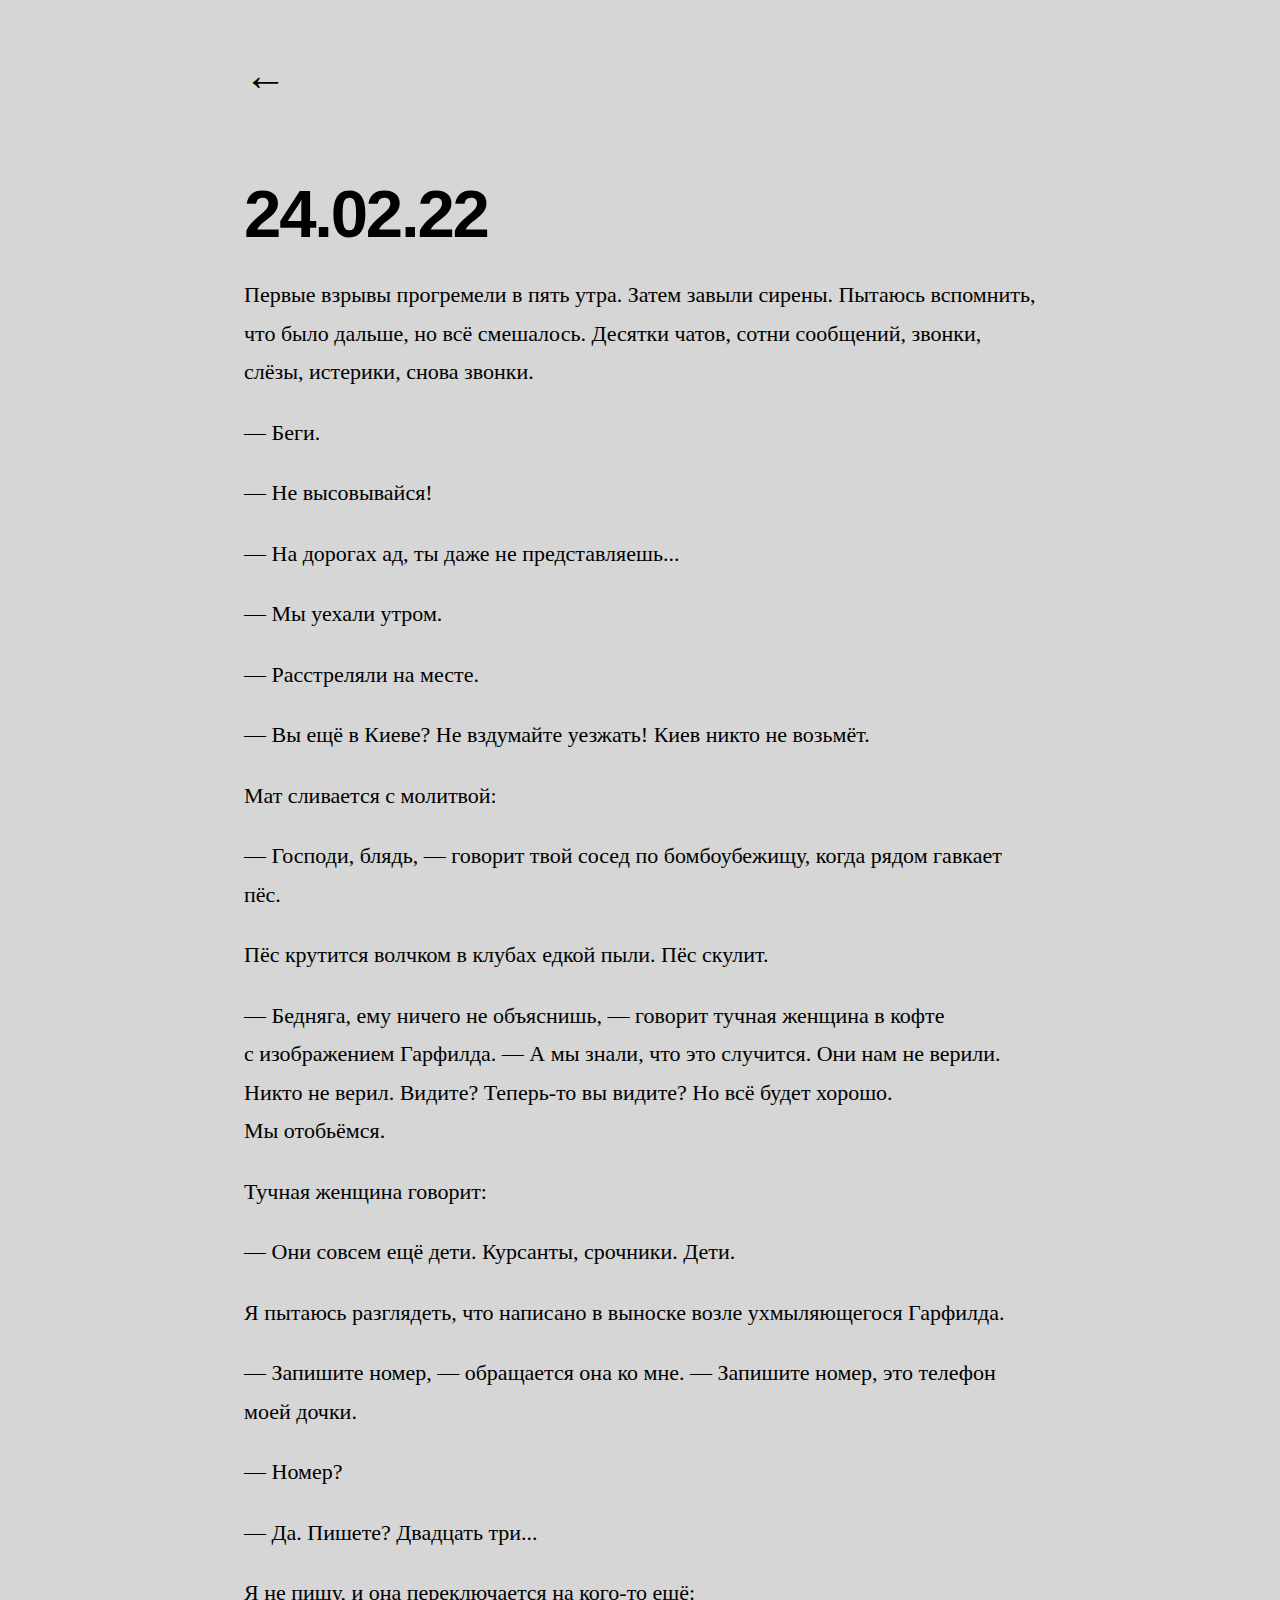
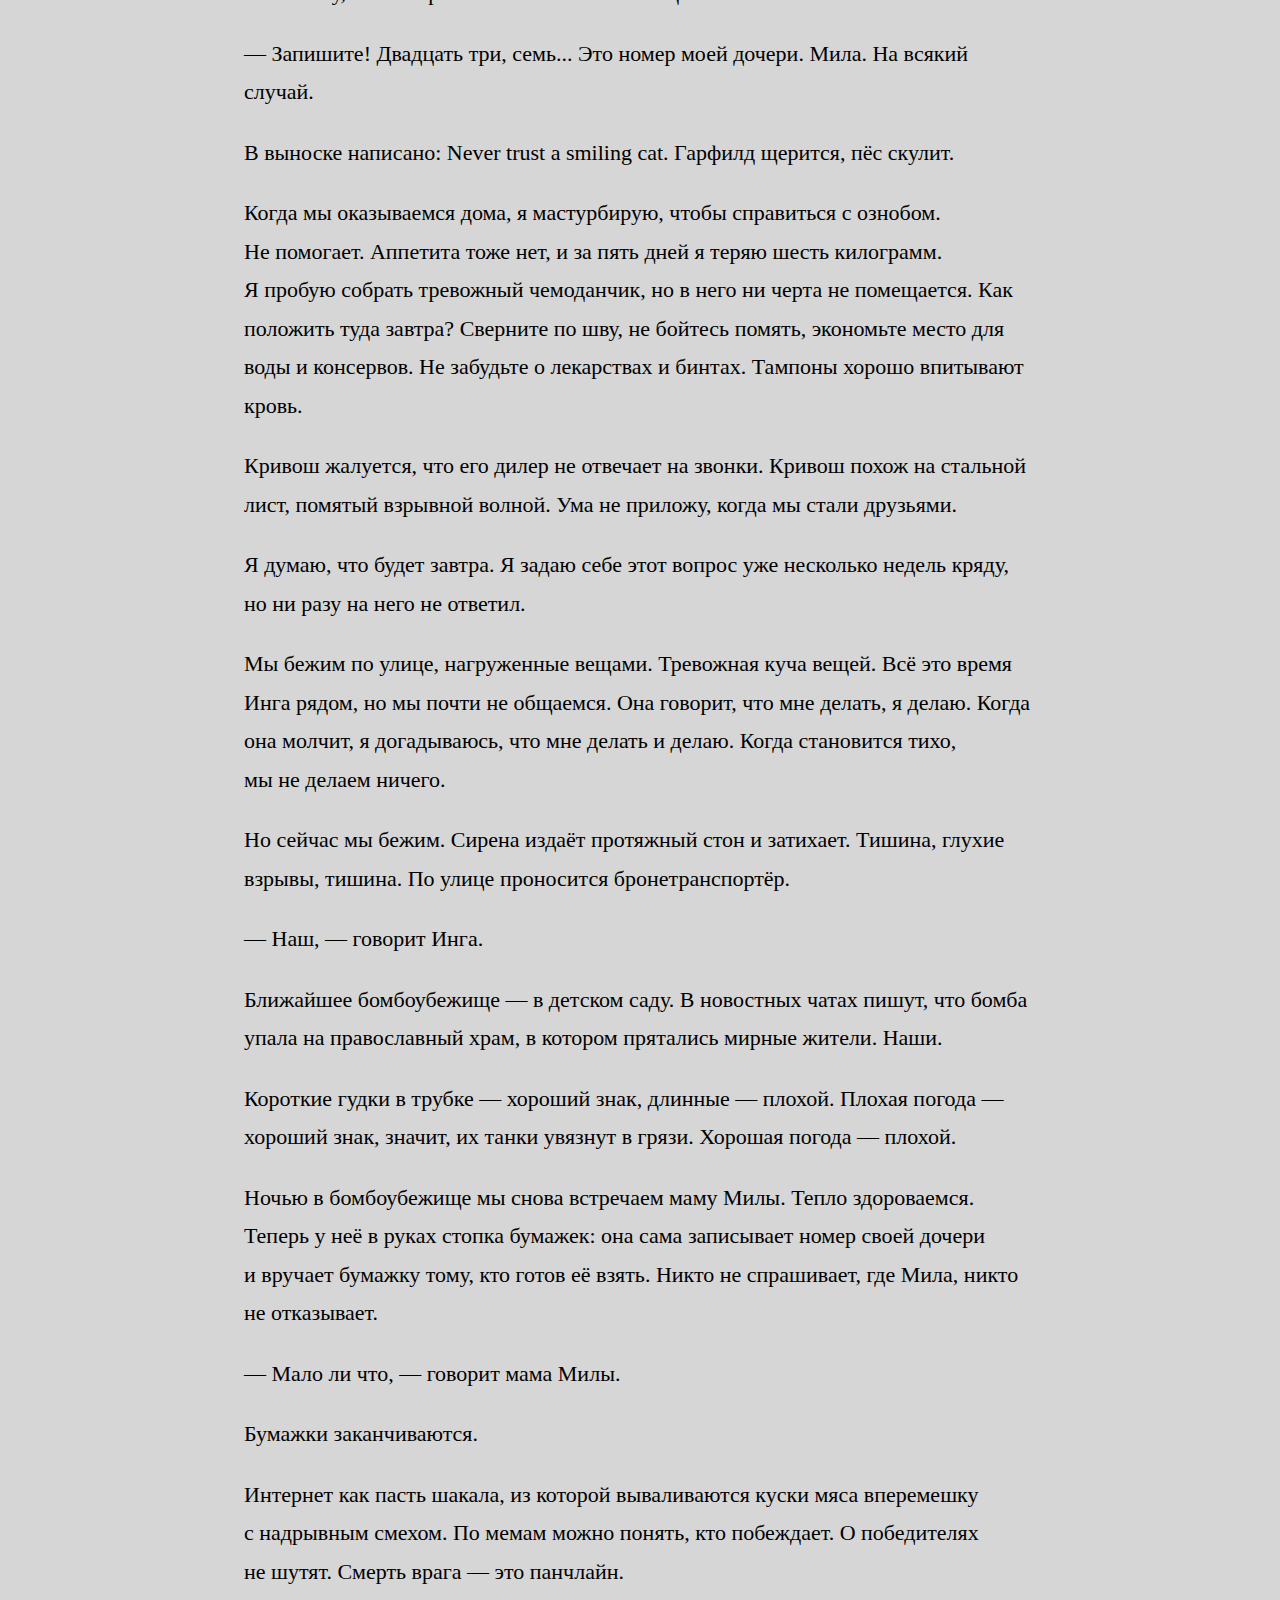
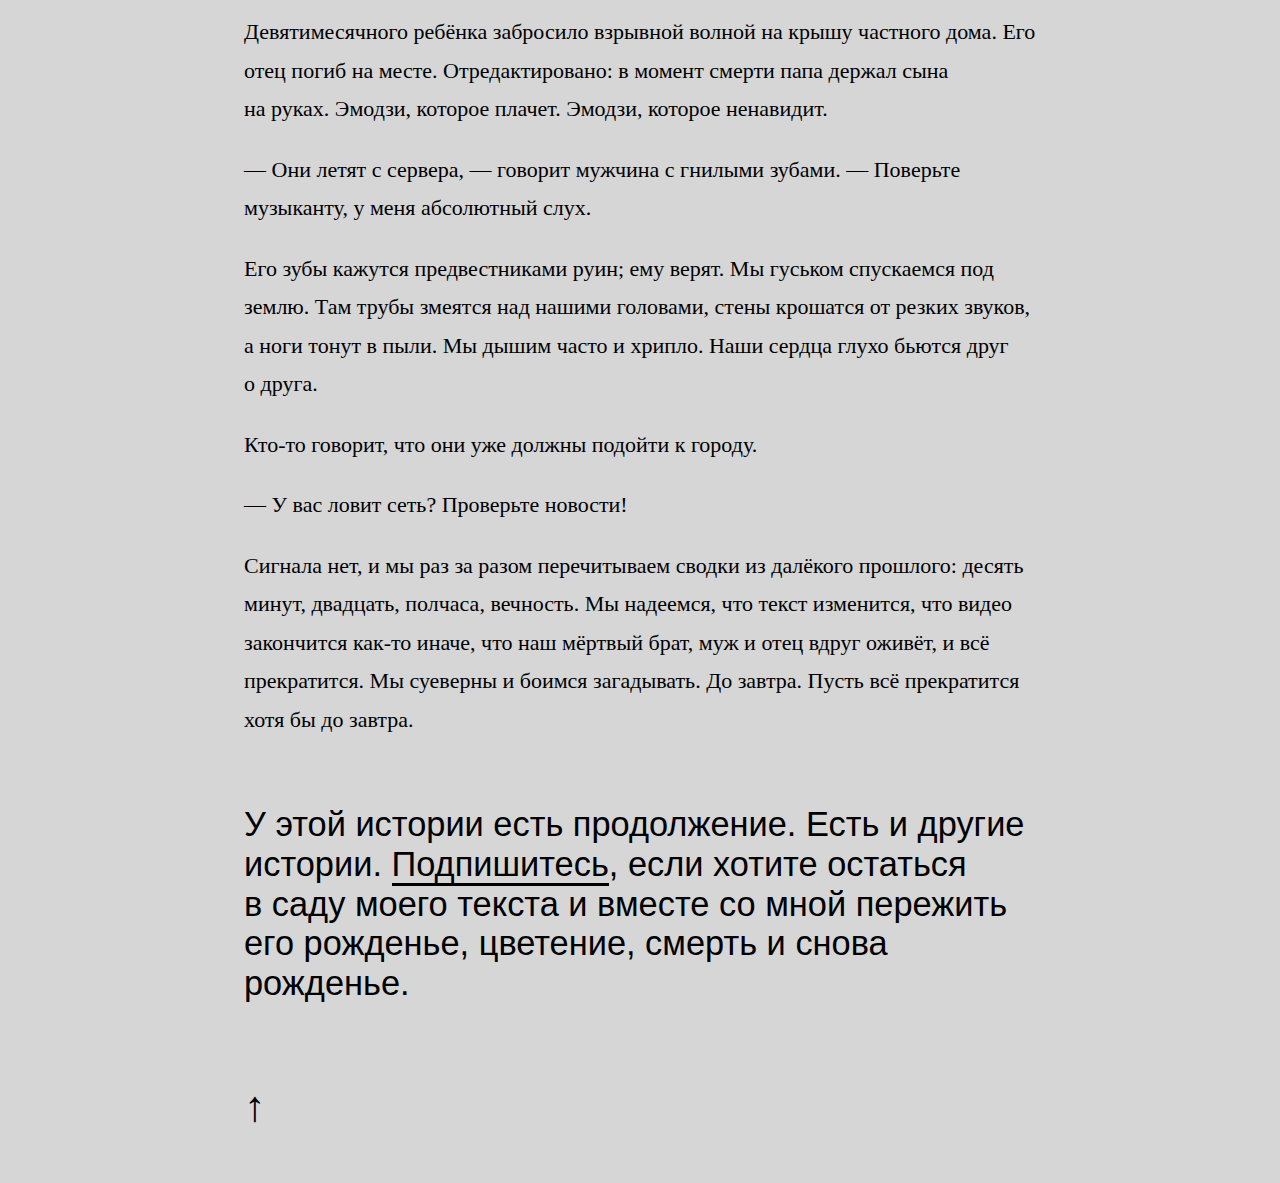
<file: text.html>
<html>
<head>
<meta charset=utf-8>
<meta name=viewport content="width=device-width">
<title>Макс Раконто. Проза</title>
<meta name=title content="Макс Раконто. Проза">
<meta name=description content="Книга в 2023 году. Подпишитесь, чтобы ничего не пропустить.">
<meta property=og:type content=website>
<meta property=og:url content=https://rakon.to/media>
<meta property=og:title content="Макс Раконто. Проза">
<meta property=og:description content="Книга в 2023 году. Подпишитесь, чтобы ничего не пропустить.">
<meta property=og:image content=https://raw.githubusercontent.com/rakontom/rakonto.github.io/4f8c7bef86071ca8a402700904679aae06bf55dc/images/mrmedia.webp>
<meta property=twitter:card content=summary_large_image>
<meta property=twitter:url content=https://rakon.to/media>
<meta property=twitter:title content="Макс Раконто. Проза">
<meta property=twitter:description content="Книга в 2023 году. Подпишитесь, чтобы ничего не пропустить.">
<meta property=twitter:image content=https://raw.githubusercontent.com/rakontom/rakonto.github.io/4f8c7bef86071ca8a402700904679aae06bf55dc/images/mrmedia.webp>
<link rel=stylesheet href=css/style.css>
<link rel=apple-touch-icon sizes=180x180 href=css/apple-touch-icon.png>
<link rel=icon type=image/png sizes=32x32 href=css/favicon-32x32.png>
<link rel=icon type=image/png sizes=16x16 href=css/favicon-16x16.png>
<link rel=manifest href=css/site.webmanifest>
</head>
<body class=text>
<div>
<a class=nav title=START alt=START href=/ >&larr;</a>
</div>
<h1>24.02.22</h1>
<p>Первые взрывы прогремели в&nbsp;пять утра. Затем завыли сирены. Пытаюсь вспомнить, что было дальше, но&nbsp;всё смешалось. Десятки чатов, сотни сообщений, звонки, слёзы, истерики, снова звонки.</p>
<p>&mdash;&nbsp;Беги.</p>
<p>&mdash;&nbsp;Не&nbsp;высовывайся!</p>
<p>&mdash;&nbsp;На&nbsp;дорогах&nbsp;ад, ты&nbsp;даже не&nbsp;представляешь...</p>
<p>&mdash;&nbsp;Мы&nbsp;уехали утром.</p>
<p>&mdash;&nbsp;Расстреляли на&nbsp;месте.</p>
<p>&mdash;&nbsp;Вы&nbsp;ещё в&nbsp;Киеве? Не&nbsp;вздумайте уезжать! Киев никто не&nbsp;возьмёт.</p>
<p>Мат сливается с&nbsp;молитвой:</p>
<p>&mdash;&nbsp;Господи, блядь,&nbsp;&mdash; говорит твой сосед по&nbsp;бомбоубежищу, когда рядом гавкает пёс.</p>
<p>Пёс крутится волчком в&nbsp;клубах едкой пыли. Пёс скулит.</p>
<p>&mdash;&nbsp;Бедняга, ему ничего не&nbsp;объяснишь,&nbsp;&mdash; говорит тучная женщина в&nbsp;кофте с&nbsp;изображением Гарфилда. &mdash;&nbsp;А&nbsp;мы&nbsp;знали, что это случится. Они нам не&nbsp;верили. Никто не&nbsp;верил. Видите? Теперь-то вы&nbsp;видите? Но&nbsp;всё будет хорошо. Мы&nbsp;отобьёмся.</p>
<p>Тучная женщина говорит:</p>
<p>&mdash;&nbsp;Они совсем ещё дети. Курсанты, срочники. Дети.</p>
<p>Я&nbsp;пытаюсь разглядеть, что написано в&nbsp;выноске возле ухмыляющегося Гарфилда.</p>
<p>&mdash;&nbsp;Запишите номер,&nbsp;&mdash; обращается она ко&nbsp;мне. &mdash;&nbsp;Запишите номер, это телефон моей дочки.</p>
<p>&mdash;&nbsp;Номер?</p>
<p>&mdash;&nbsp;Да. Пишете? Двадцать три...</p>
<p>Я&nbsp;не&nbsp;пишу, и&nbsp;она переключается на&nbsp;кого-то ещё:</p>
<p>&mdash;&nbsp;Запишите! Двадцать три, семь... Это номер моей дочери. Мила. На&nbsp;всякий случай.</p>
<p>В&nbsp;выноске написано: Never trust a&nbsp;smiling cat. Гарфилд щерится, пёс скулит.</p>
<p>Когда мы&nbsp;оказываемся дома, я&nbsp;мастурбирую, чтобы справиться с&nbsp;ознобом. Не&nbsp;помогает. Аппетита тоже нет, и&nbsp;за&nbsp;пять дней я&nbsp;теряю шесть килограмм. Я&nbsp;пробую собрать тревожный чемоданчик, но&nbsp;в&nbsp;него ни&nbsp;черта не&nbsp;помещается. Как положить туда завтра? Сверните по&nbsp;шву, не&nbsp;бойтесь помять, экономьте место для воды и&nbsp;консервов. Не&nbsp;забудьте о&nbsp;лекарствах и&nbsp;бинтах. Тампоны хорошо впитывают кровь.</p>
<p>Кривош жалуется, что его дилер не&nbsp;отвечает на&nbsp;звонки. Кривош похож на&nbsp;стальной лист, помятый взрывной волной. Ума не&nbsp;приложу, когда мы&nbsp;стали друзьями.</p>
<p>Я&nbsp;думаю, что будет завтра. Я&nbsp;задаю себе этот вопрос уже несколько недель кряду, но&nbsp;ни&nbsp;разу на&nbsp;него не&nbsp;ответил.</p>
<p>Мы&nbsp;бежим по&nbsp;улице, нагруженные вещами. Тревожная куча вещей. Всё это время Инга рядом, но&nbsp;мы&nbsp;почти не&nbsp;общаемся. Она говорит, что мне делать, я&nbsp;делаю. Когда она молчит, я&nbsp;догадываюсь, что мне делать и&nbsp;делаю. Когда становится тихо, мы&nbsp;не&nbsp;делаем ничего.</p>
<p>Но&nbsp;сейчас мы&nbsp;бежим. Сирена издаёт протяжный стон и&nbsp;затихает. Тишина, глухие взрывы, тишина. По&nbsp;улице проносится бронетранспортёр.</p>
<p>&mdash;&nbsp;Наш,&nbsp;&mdash; говорит Инга.</p>
<p>Ближайшее бомбоубежище&nbsp;&mdash; в&nbsp;детском саду. В&nbsp;новостных чатах пишут, что бомба упала на&nbsp;православный храм, в&nbsp;котором прятались мирные жители. Наши.</p>
<p>Короткие гудки в&nbsp;трубке&nbsp;&mdash; хороший знак, длинные&nbsp;&mdash; плохой. Плохая погода&nbsp;&mdash; хороший знак, значит, их&nbsp;танки увязнут в&nbsp;грязи. Хорошая погода&nbsp;&mdash; плохой.</p>
<p>Ночью в&nbsp;бомбоубежище мы&nbsp;снова встречаем маму Милы. Тепло здороваемся. Теперь у&nbsp;неё в&nbsp;руках стопка бумажек: она сама записывает номер своей дочери и&nbsp;вручает бумажку тому, кто готов её&nbsp;взять. Никто не&nbsp;спрашивает, где Мила, никто не&nbsp;отказывает.</p>
<p>&mdash;&nbsp;Мало&nbsp;ли что,&nbsp;&mdash; говорит мама Милы.</p>
<p>Бумажки заканчиваются.</p>
<p>Интернет как пасть шакала, из&nbsp;которой вываливаются куски мяса вперемешку с&nbsp;надрывным смехом. По&nbsp;мемам можно понять, кто побеждает. О&nbsp;победителях не&nbsp;шутят. Смерть врага&nbsp;&mdash; это панчлайн.</p>
<p>Девятимесячного ребёнка забросило взрывной волной на&nbsp;крышу частного дома. Его отец погиб на&nbsp;месте. Отредактировано: в&nbsp;момент смерти папа держал сына на&nbsp;руках. Эмодзи, которое плачет. Эмодзи, которое ненавидит.</p>
<p>&mdash;&nbsp;Они летят с&nbsp;сервера,&nbsp;&mdash; говорит мужчина с&nbsp;гнилыми зубами. &mdash;&nbsp;Поверьте музыканту, у&nbsp;меня абсолютный слух.</p>
<p>Его зубы кажутся предвестниками руин; ему верят. Мы&nbsp;гуськом спускаемся под землю. Там трубы змеятся над нашими головами, стены крошатся от&nbsp;резких звуков, а&nbsp;ноги тонут в&nbsp;пыли. Мы&nbsp;дышим часто и&nbsp;хрипло. Наши сердца глухо бьются друг о&nbsp;друга.</p>
<p>Кто-то говорит, что они уже должны подойти к&nbsp;городу.</p>
<p>&mdash;&nbsp;У&nbsp;вас ловит сеть? Проверьте новости!</p>
<p>Сигнала нет, и&nbsp;мы&nbsp;раз за&nbsp;разом перечитываем сводки из&nbsp;далёкого прошлого: десять минут, двадцать, полчаса, вечность. Мы&nbsp;надеемся, что текст изменится, что видео закончится как-то иначе, что наш мёртвый брат, муж и&nbsp;отец вдруг оживёт, и&nbsp;всё прекратится. Мы&nbsp;суеверны и&nbsp;боимся загадывать. До&nbsp;завтра. Пусть всё прекратится хотя&nbsp;бы до&nbsp;завтра.</p>
<h4>У&nbsp;этой истории есть продолжение. Есть и&nbsp;другие истории. <a href=https://rakonto.substack.com/subscribe target=_blank>Подпишитесь</a>, если хотите остаться в&nbsp;саду моего текста и&nbsp;вместе со&nbsp;мной пережить его рожденье, цветение, смерть и&nbsp;снова рожденье.</h4>
<div style=margin-top:3em>
<a class=nav title="SCROLL TO TOP" alt="SCROLL TO TOP" href=#>&uarr;</a>
</div>
</body>
</html>
</file>
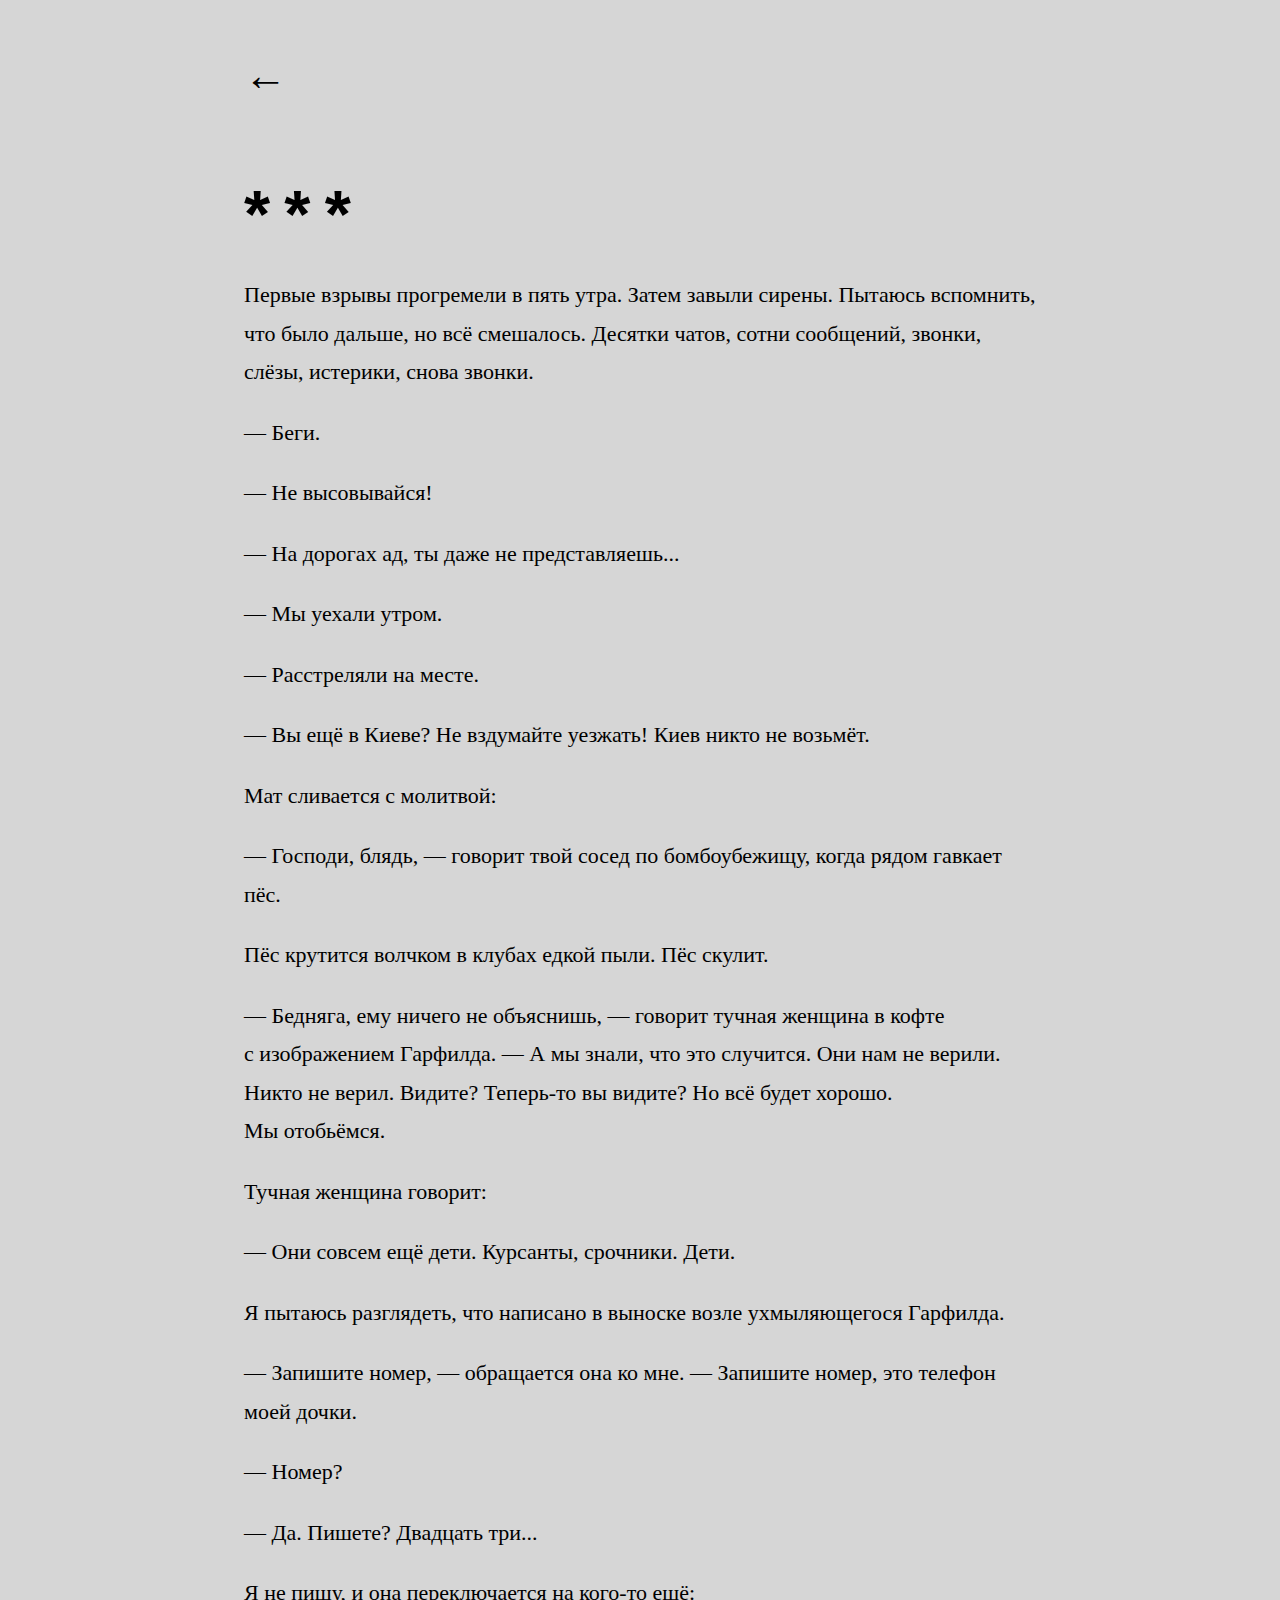
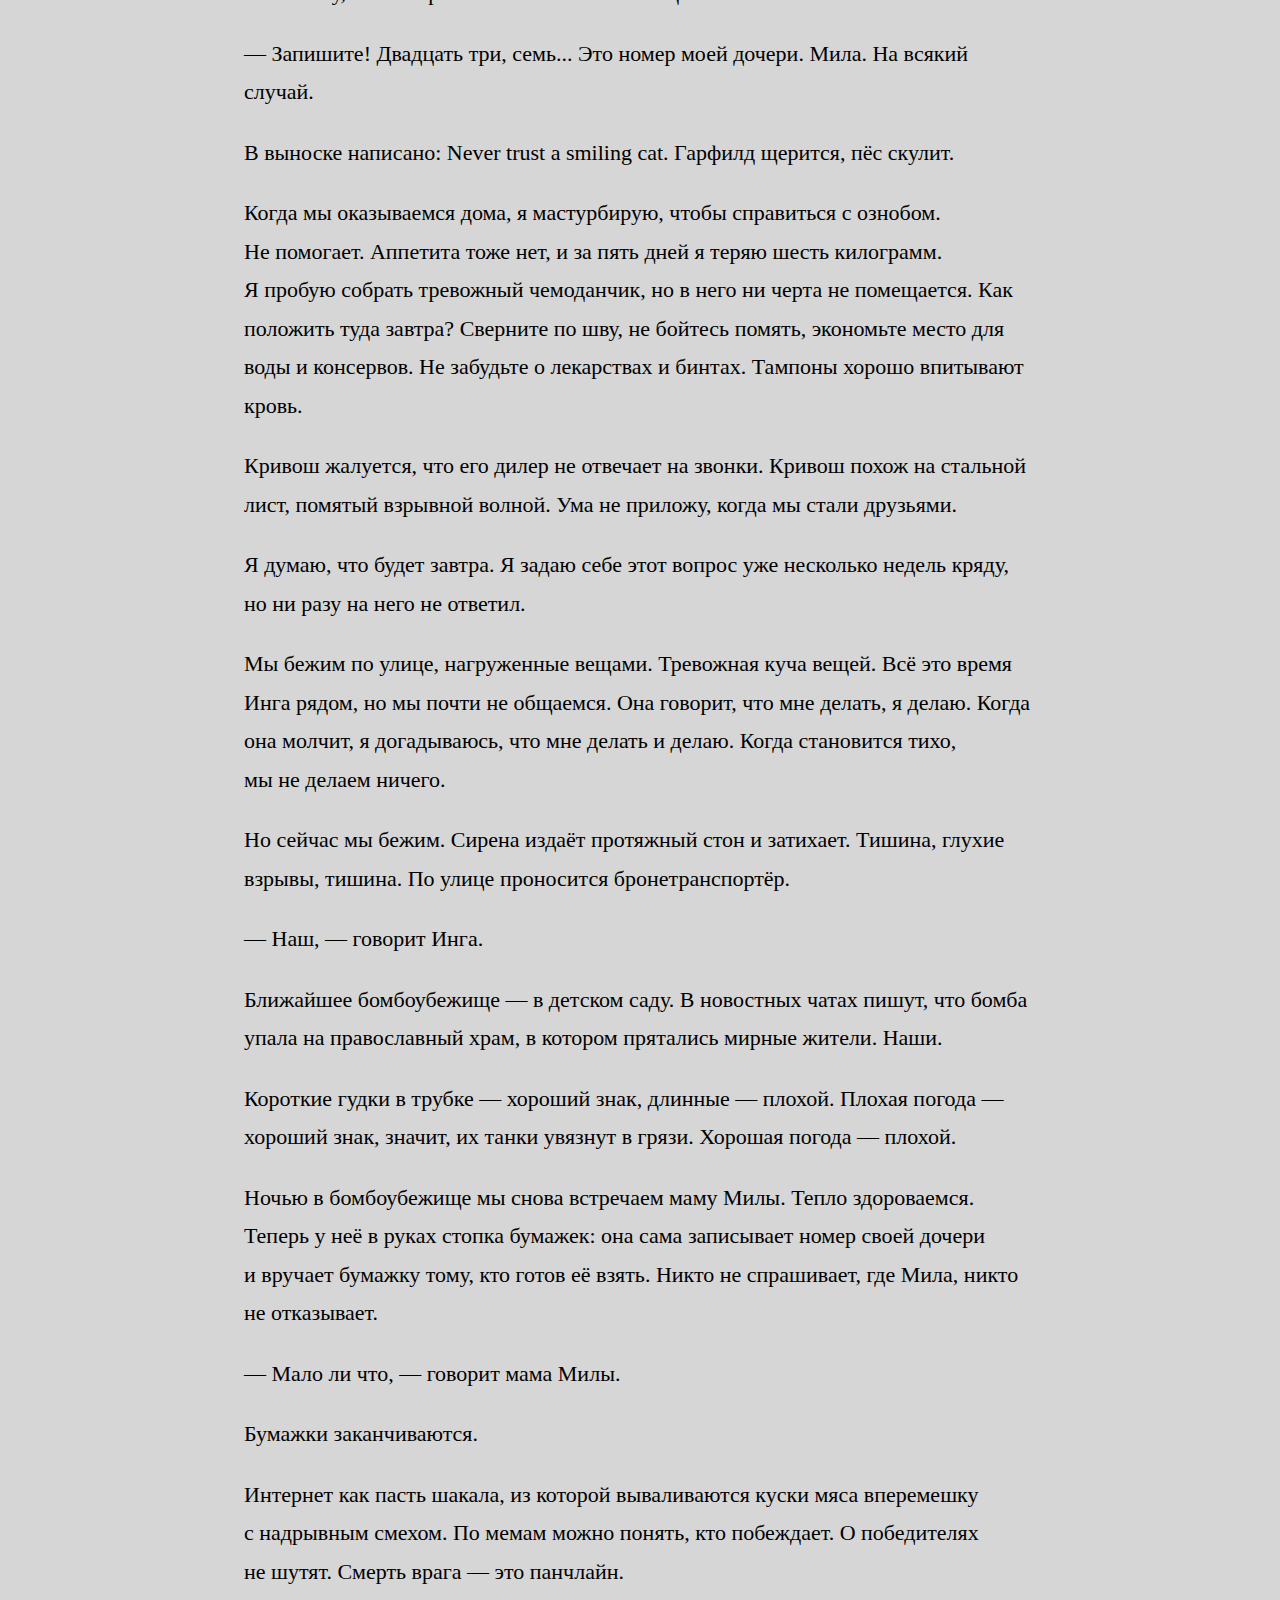
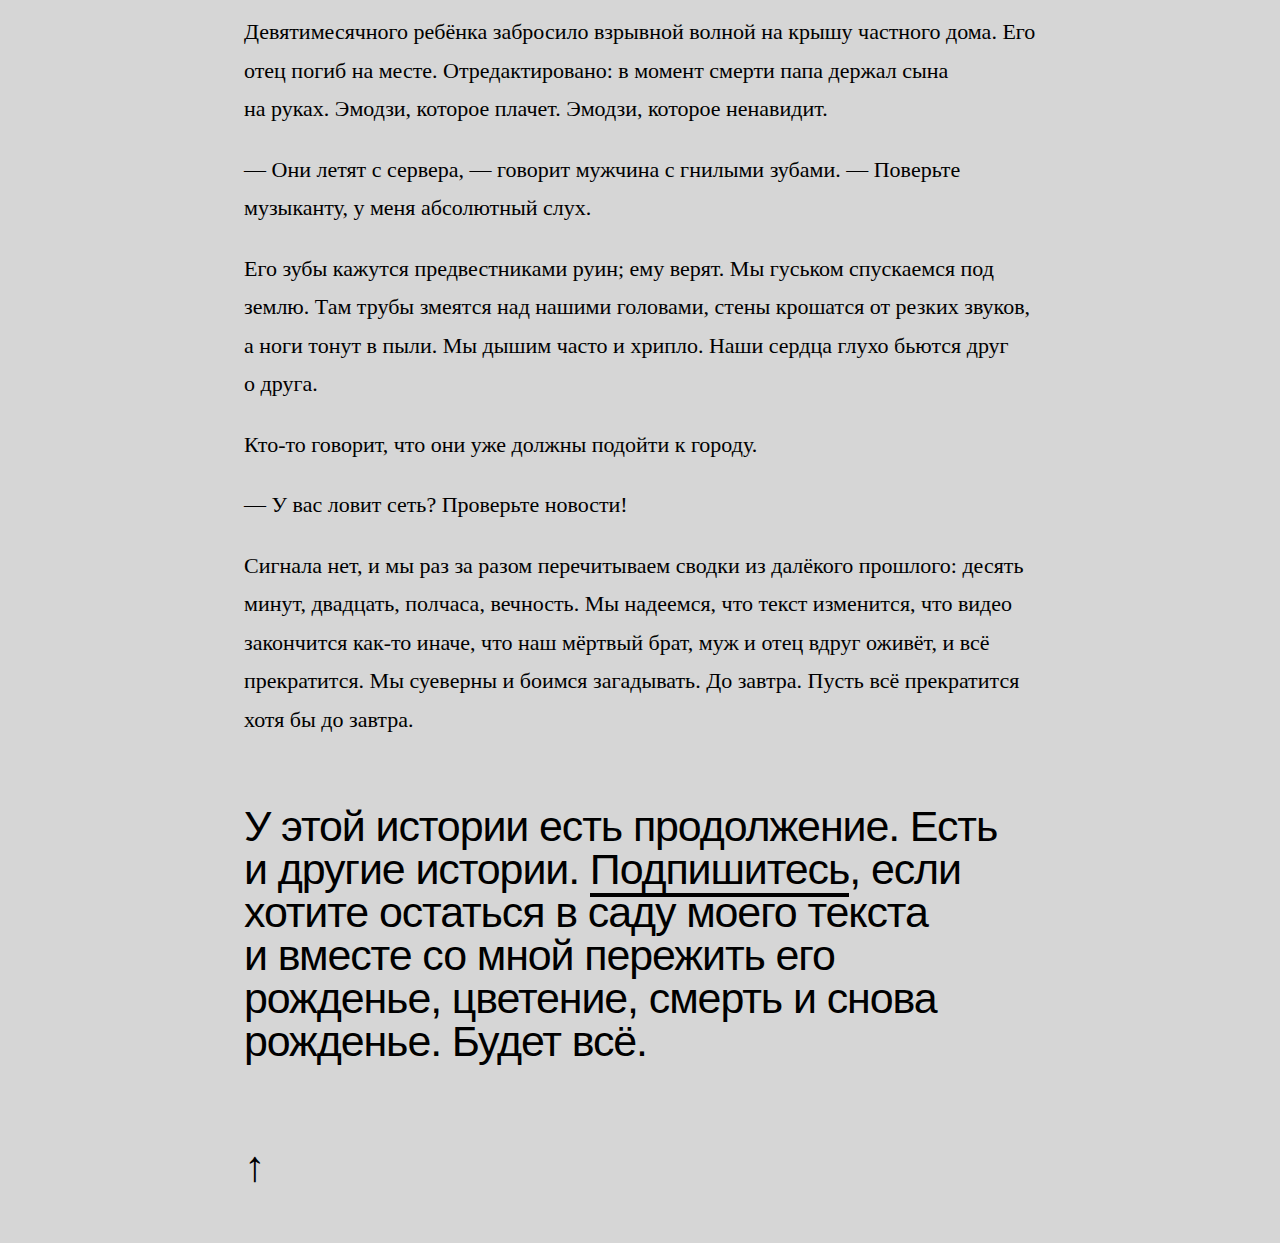
<file: texts.html>
<html>
<head>
<meta charset=utf-8>
<meta name=viewport content="width=device-width">
<title>Макс Раконто. Редактор, медіаменеджер</title>
<meta name=title content="Макс Раконто. Проза">
<meta name=description content="Роблю діджитал більш змістовним, захопливим та зручним.">
<meta property=og:type content=website>
<meta property=og:url content=https://rakon.to/media>
<meta property=og:title content="Макс Раконто. Редактор, медіаменеджер">
<meta property=og:description content="Роблю діджитал більш змістовним, захопливим та зручним.">
<meta property=og:image content=https://raw.githubusercontent.com/rakontom/rakonto.github.io/4f8c7bef86071ca8a402700904679aae06bf55dc/images/mrmedia.webp>
<meta property=twitter:card content=summary_large_image>
<meta property=twitter:url content=https://rakon.to/media>
<meta property=twitter:title content="Макс Раконто. Редактор, медіаменеджер">
<meta property=twitter:description content="Роблю діджитал більш змістовним, захопливим та зручним.">
<meta property=twitter:image content=https://raw.githubusercontent.com/rakontom/rakonto.github.io/4f8c7bef86071ca8a402700904679aae06bf55dc/images/mrmedia.webp>
<link rel=stylesheet href=css/style.css>
<link rel=apple-touch-icon sizes=180x180 href=css/apple-touch-icon.png>
<link rel=icon type=image/png sizes=32x32 href=css/favicon-32x32.png>
<link rel=icon type=image/png sizes=16x16 href=css/favicon-16x16.png>
<link rel=manifest href=css/site.webmanifest>
</head>
<body class=text>
<div>
<a class=nav title=START alt=START href=/ >&larr;</a>
</div>
<h1>* * *</h1>
<p>Первые взрывы прогремели в&nbsp;пять утра. Затем завыли сирены. Пытаюсь вспомнить, что было дальше, но&nbsp;всё смешалось. Десятки чатов, сотни сообщений, звонки, слёзы, истерики, снова звонки.</p>
<p>—&nbsp;Беги.</p>
<p>—&nbsp;Не&nbsp;высовывайся!</p>
<p>—&nbsp;На&nbsp;дорогах&nbsp;ад, ты&nbsp;даже не&nbsp;представляешь...</p>
<p>—&nbsp;Мы&nbsp;уехали утром.</p>
<p>—&nbsp;Расстреляли на&nbsp;месте.</p>
<p>—&nbsp;Вы&nbsp;ещё в&nbsp;Киеве? Не&nbsp;вздумайте уезжать! Киев никто не&nbsp;возьмёт.</p>
<p>Мат сливается с&nbsp;молитвой:</p>
<p>—&nbsp;Господи, блядь,&nbsp;— говорит твой сосед по&nbsp;бомбоубежищу, когда рядом гавкает пёс.</p>
<p>Пёс крутится волчком в&nbsp;клубах едкой пыли. Пёс скулит.</p>
<p>—&nbsp;Бедняга, ему ничего не&nbsp;объяснишь,&nbsp;— говорит тучная женщина в&nbsp;кофте с&nbsp;изображением Гарфилда. —&nbsp;А&nbsp;мы&nbsp;знали, что это случится. Они нам не&nbsp;верили. Никто не&nbsp;верил. Видите? Теперь-то вы&nbsp;видите? Но&nbsp;всё будет хорошо. Мы&nbsp;отобьёмся.</p>
<p>Тучная женщина говорит:</p>
<p>—&nbsp;Они совсем ещё дети. Курсанты, срочники. Дети.</p>
<p>Я&nbsp;пытаюсь разглядеть, что написано в&nbsp;выноске возле ухмыляющегося Гарфилда.</p>
<p>—&nbsp;Запишите номер,&nbsp;— обращается она ко&nbsp;мне. —&nbsp;Запишите номер, это телефон моей дочки.</p>
<p>—&nbsp;Номер?</p>
<p>—&nbsp;Да. Пишете? Двадцать три...</p>
<p>Я&nbsp;не&nbsp;пишу, и&nbsp;она переключается на&nbsp;кого-то ещё:</p>
<p>—&nbsp;Запишите! Двадцать три, семь... Это номер моей дочери. Мила. На&nbsp;всякий случай.</p>
<p>В&nbsp;выноске написано: Never trust a&nbsp;smiling cat. Гарфилд щерится, пёс скулит.</p>
<p>Когда мы&nbsp;оказываемся дома, я&nbsp;мастурбирую, чтобы справиться с&nbsp;ознобом. Не&nbsp;помогает. Аппетита тоже нет, и&nbsp;за&nbsp;пять дней я&nbsp;теряю шесть килограмм. Я&nbsp;пробую собрать тревожный чемоданчик, но&nbsp;в&nbsp;него ни&nbsp;черта не&nbsp;помещается. Как положить туда завтра? Сверните по&nbsp;шву, не&nbsp;бойтесь помять, экономьте место для воды и&nbsp;консервов. Не&nbsp;забудьте о&nbsp;лекарствах и&nbsp;бинтах. Тампоны хорошо впитывают кровь.</p>
<p>Кривош жалуется, что его дилер не&nbsp;отвечает на&nbsp;звонки. Кривош похож на&nbsp;стальной лист, помятый взрывной волной. Ума не&nbsp;приложу, когда мы&nbsp;стали друзьями.</p>
<p>Я&nbsp;думаю, что будет завтра. Я&nbsp;задаю себе этот вопрос уже несколько недель кряду, но&nbsp;ни&nbsp;разу на&nbsp;него не&nbsp;ответил.</p>
<p>Мы&nbsp;бежим по&nbsp;улице, нагруженные вещами. Тревожная куча вещей. Всё это время Инга рядом, но&nbsp;мы&nbsp;почти не&nbsp;общаемся. Она говорит, что мне делать, я&nbsp;делаю. Когда она молчит, я&nbsp;догадываюсь, что мне делать и&nbsp;делаю. Когда становится тихо, мы&nbsp;не&nbsp;делаем ничего.</p>
<p>Но&nbsp;сейчас мы&nbsp;бежим. Сирена издаёт протяжный стон и&nbsp;затихает. Тишина, глухие взрывы, тишина. По&nbsp;улице проносится бронетранспортёр.</p>
<p>—&nbsp;Наш,&nbsp;— говорит Инга.</p>
<p>Ближайшее бомбоубежище&nbsp;— в&nbsp;детском саду. В&nbsp;новостных чатах пишут, что бомба упала на&nbsp;православный храм, в&nbsp;котором прятались мирные жители. Наши.</p>
<p>Короткие гудки в&nbsp;трубке&nbsp;— хороший знак, длинные&nbsp;— плохой. Плохая погода&nbsp;— хороший знак, значит, их&nbsp;танки увязнут в&nbsp;грязи. Хорошая погода&nbsp;— плохой.</p>
<p>Ночью в&nbsp;бомбоубежище мы&nbsp;снова встречаем маму Милы. Тепло здороваемся. Теперь у&nbsp;неё в&nbsp;руках стопка бумажек: она сама записывает номер своей дочери и&nbsp;вручает бумажку тому, кто готов её&nbsp;взять. Никто не&nbsp;спрашивает, где Мила, никто не&nbsp;отказывает.</p>
<p>—&nbsp;Мало&nbsp;ли что,&nbsp;— говорит мама Милы.</p>
<p>Бумажки заканчиваются.</p>
<p>Интернет как пасть шакала, из&nbsp;которой вываливаются куски мяса вперемешку с&nbsp;надрывным смехом. По&nbsp;мемам можно понять, кто побеждает. О&nbsp;победителях не&nbsp;шутят. Смерть врага&nbsp;— это панчлайн.</p>
<p>Девятимесячного ребёнка забросило взрывной волной на&nbsp;крышу частного дома. Его отец погиб на&nbsp;месте. Отредактировано: в&nbsp;момент смерти папа держал сына на&nbsp;руках. Эмодзи, которое плачет. Эмодзи, которое ненавидит.</p>
<p>—&nbsp;Они летят с&nbsp;сервера,&nbsp;— говорит мужчина с&nbsp;гнилыми зубами. —&nbsp;Поверьте музыканту, у&nbsp;меня абсолютный слух.</p>
<p>Его зубы кажутся предвестниками руин; ему верят. Мы&nbsp;гуськом спускаемся под землю. Там трубы змеятся над нашими головами, стены крошатся от&nbsp;резких звуков, а&nbsp;ноги тонут в&nbsp;пыли. Мы&nbsp;дышим часто и&nbsp;хрипло. Наши сердца глухо бьются друг о&nbsp;друга.</p>
<p>Кто-то говорит, что они уже должны подойти к&nbsp;городу.</p>
<p>—&nbsp;У&nbsp;вас ловит сеть? Проверьте новости!</p>
<p>Сигнала нет, и&nbsp;мы&nbsp;раз за&nbsp;разом перечитываем сводки из&nbsp;далёкого прошлого: десять минут, двадцать, полчаса, вечность. Мы&nbsp;надеемся, что текст изменится, что видео закончится как-то иначе, что наш мёртвый брат, муж и&nbsp;отец вдруг оживёт, и&nbsp;всё прекратится. Мы&nbsp;суеверны и&nbsp;боимся загадывать. До&nbsp;завтра. Пусть всё прекратится хотя&nbsp;бы до&nbsp;завтра.</p>
<h3>У&nbsp;этой истории есть продолжение. Есть и&nbsp;другие истории. <a href="https://rakonto.substack.com/subscribe" target="_blank">Подпишитесь</a>, если хотите остаться в&nbsp;саду моего текста и&nbsp;вместе со&nbsp;мной пережить его рожденье, цветение, смерть и&nbsp;снова рожденье. Будет всё.</h3>
<div style=margin-top:3em>
<a class=nav title="SCROLL TO TOP" alt="SCROLL TO TOP" href=#>&uarr;</a>
</div>
</body>
</html>
</file>
